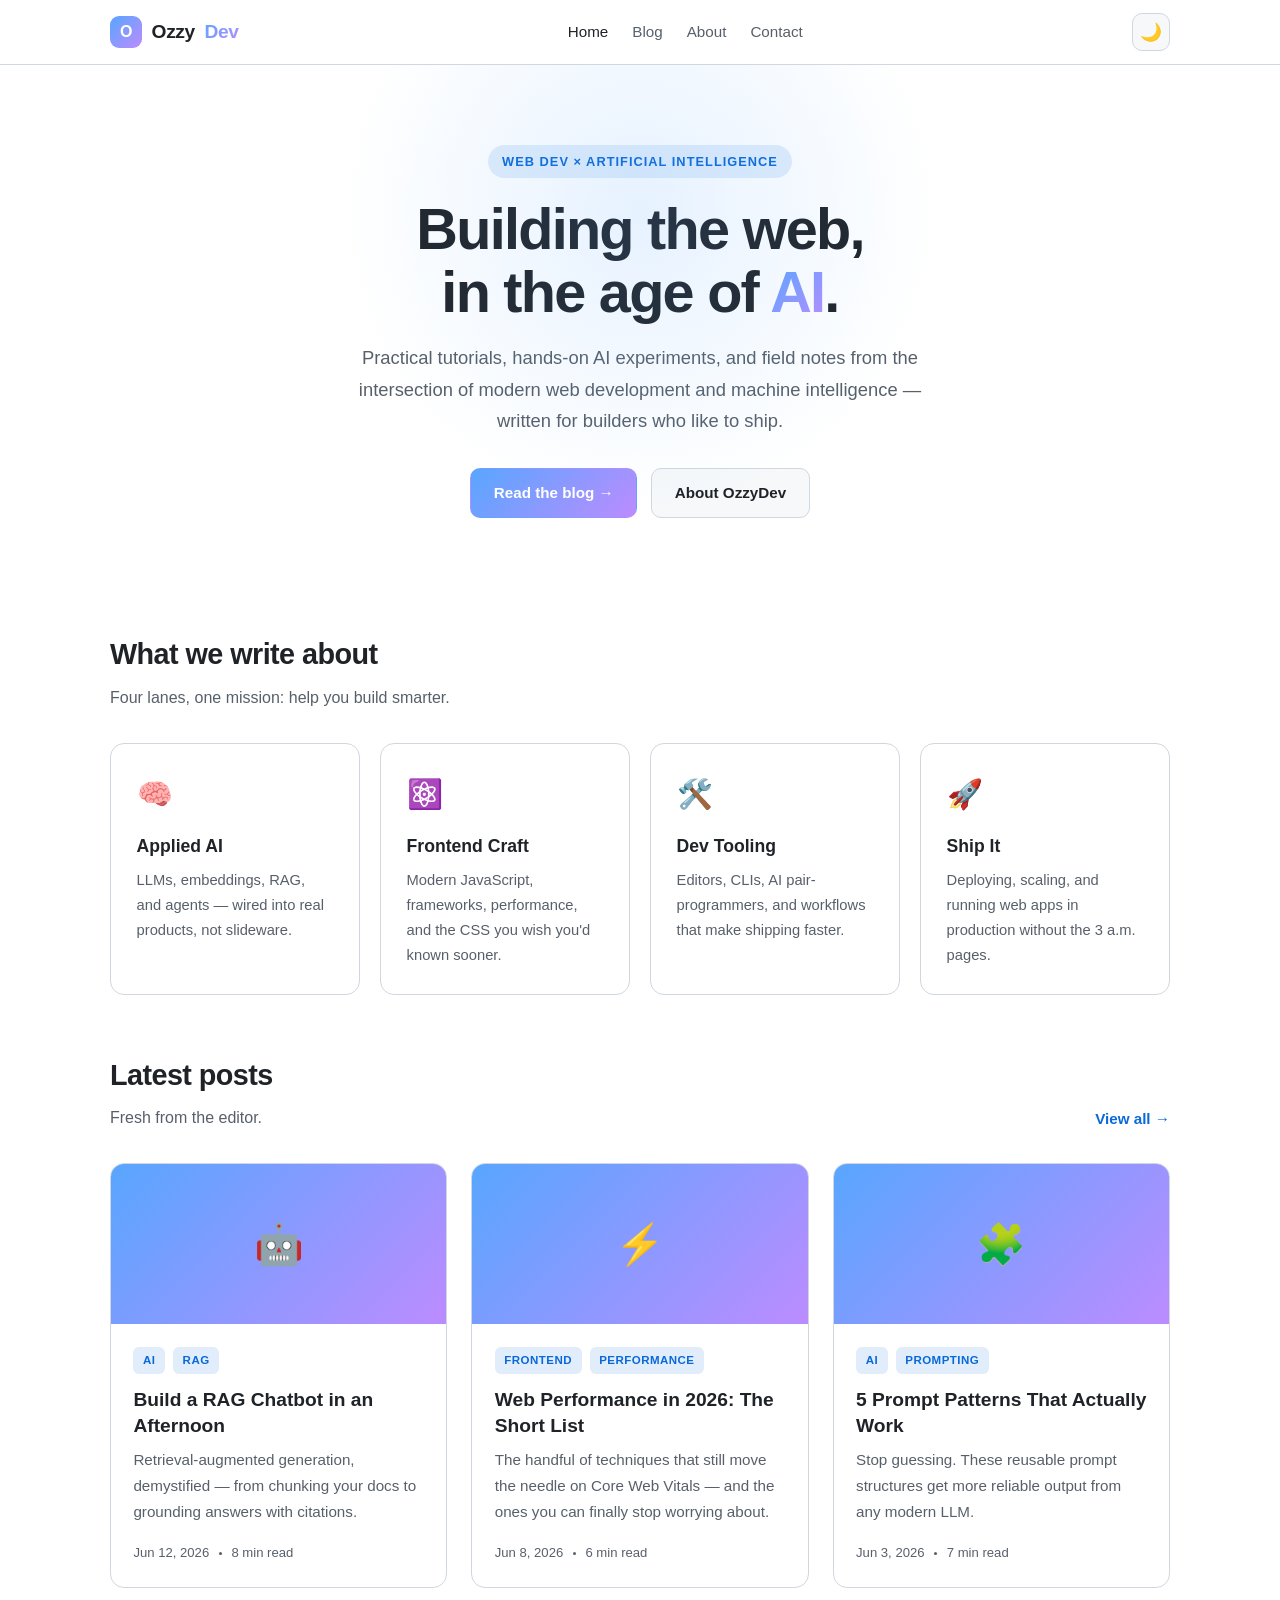
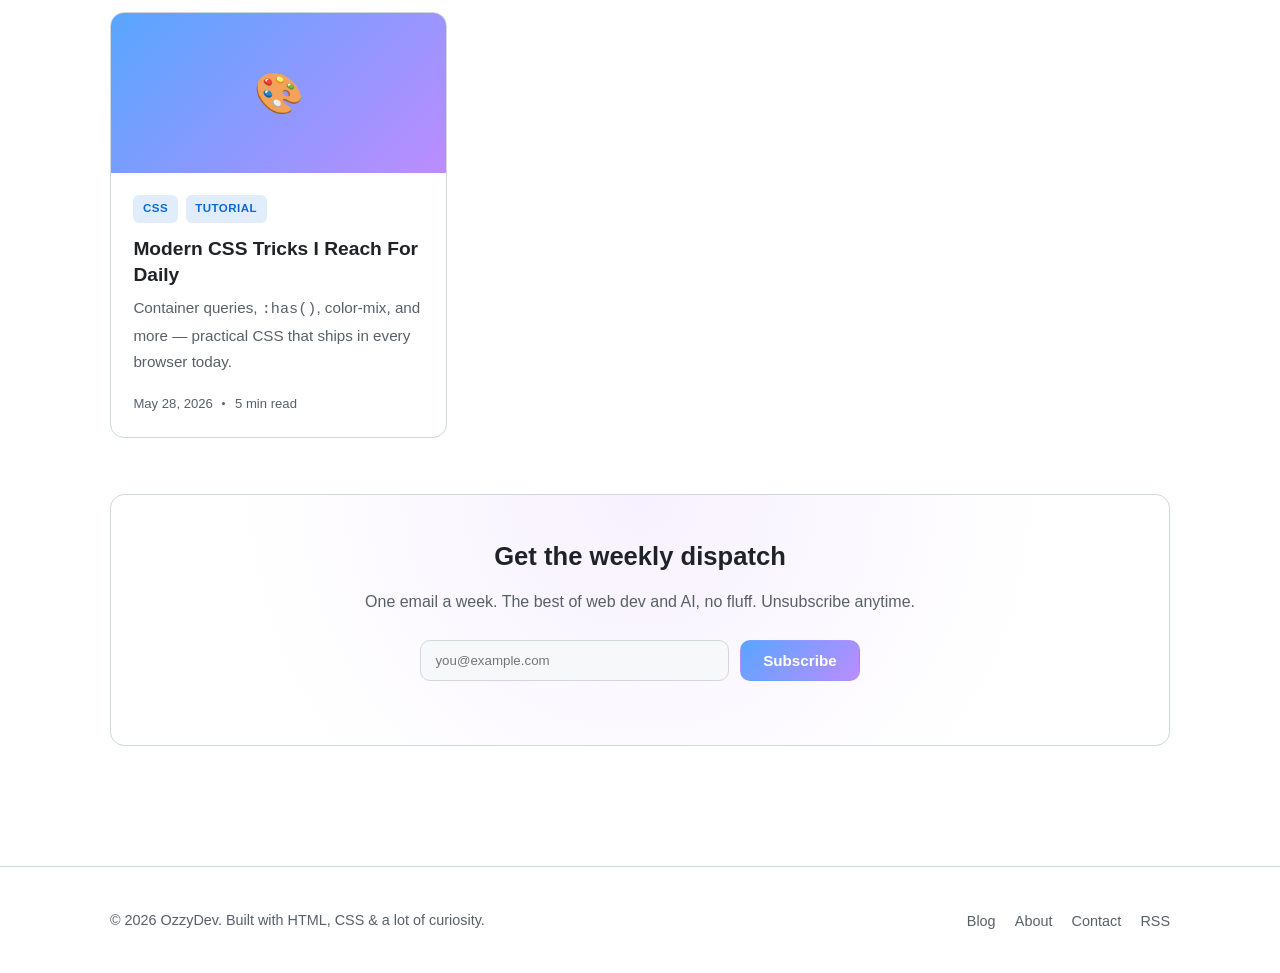
<file: index.html>
<!DOCTYPE html>
<html lang="en" data-theme="dark">
<head>
  <meta charset="UTF-8" />
  <meta name="viewport" content="width=device-width, initial-scale=1.0" />
  <title>OzzyDev — Web Dev & AI, Decoded</title>
  <meta name="description" content="A blog for web developers and AI enthusiasts. Practical tutorials, AI experiments, and notes from the frontier of modern development." />
  <link rel="icon" href="data:image/svg+xml,<svg xmlns='http://www.w3.org/2000/svg' viewBox='0 0 100 100'><text y='.9em' font-size='90'>⚡</text></svg>" />
  <link rel="stylesheet" href="assets/css/style.css" />
  <script src="assets/js/main.js"></script>
</head>
<body>
  <header class="site-header">
    <div class="container nav">
      <a href="index.html" class="brand">
        <span class="logo">O</span> Ozzy<span class="accent">Dev</span>
      </a>
      <nav>
        <ul class="nav-links">
          <li><a href="index.html">Home</a></li>
          <li><a href="blog.html">Blog</a></li>
          <li><a href="about.html">About</a></li>
          <li><a href="contact.html">Contact</a></li>
        </ul>
      </nav>
      <div style="display:flex;align-items:center;gap:.6rem">
        <button class="theme-toggle" aria-label="Toggle theme">☀️</button>
        <button class="nav-toggle" aria-label="Menu">☰</button>
      </div>
    </div>
  </header>

  <main>
    <!-- Hero -->
    <section class="hero">
      <div class="container">
        <span class="eyebrow">Web Dev × Artificial Intelligence</span>
        <h1>Building the web,<br />in the age of <span class="accent">AI</span>.</h1>
        <p>
          Practical tutorials, hands-on AI experiments, and field notes from the
          intersection of modern web development and machine intelligence — written
          for builders who like to ship.
        </p>
        <div class="hero-actions">
          <a href="blog.html" class="btn btn-primary">Read the blog →</a>
          <a href="about.html" class="btn btn-ghost">About OzzyDev</a>
        </div>
      </div>
    </section>

    <!-- Topics -->
    <section class="section">
      <div class="container">
        <div class="section-head">
          <div>
            <h2>What we write about</h2>
            <p>Four lanes, one mission: help you build smarter.</p>
          </div>
        </div>
        <div class="feature-grid">
          <div class="feature">
            <div class="icon">🧠</div>
            <h3>Applied AI</h3>
            <p>LLMs, embeddings, RAG, and agents — wired into real products, not slideware.</p>
          </div>
          <div class="feature">
            <div class="icon">⚛️</div>
            <h3>Frontend Craft</h3>
            <p>Modern JavaScript, frameworks, performance, and the CSS you wish you'd known sooner.</p>
          </div>
          <div class="feature">
            <div class="icon">🛠️</div>
            <h3>Dev Tooling</h3>
            <p>Editors, CLIs, AI pair-programmers, and workflows that make shipping faster.</p>
          </div>
          <div class="feature">
            <div class="icon">🚀</div>
            <h3>Ship It</h3>
            <p>Deploying, scaling, and running web apps in production without the 3 a.m. pages.</p>
          </div>
        </div>
      </div>
    </section>

    <!-- Featured posts -->
    <section class="section" style="padding-top:0">
      <div class="container">
        <div class="section-head">
          <div>
            <h2>Latest posts</h2>
            <p>Fresh from the editor.</p>
          </div>
          <a href="blog.html">View all →</a>
        </div>
        <div class="post-grid">

          <article class="card">
            <div class="thumb">🤖</div>
            <div class="card-body">
              <div class="tags"><span class="tag">AI</span><span class="tag">RAG</span></div>
              <h3><a href="posts/build-rag-chatbot.html">Build a RAG Chatbot in an Afternoon</a></h3>
              <p class="excerpt">Retrieval-augmented generation, demystified — from chunking your docs to grounding answers with citations.</p>
              <div class="meta"><span>Jun 12, 2026</span><span class="dot"></span><span>8 min read</span></div>
            </div>
          </article>

          <article class="card">
            <div class="thumb">⚡</div>
            <div class="card-body">
              <div class="tags"><span class="tag">Frontend</span><span class="tag">Performance</span></div>
              <h3><a href="posts/web-performance-2026.html">Web Performance in 2026: The Short List</a></h3>
              <p class="excerpt">The handful of techniques that still move the needle on Core Web Vitals — and the ones you can finally stop worrying about.</p>
              <div class="meta"><span>Jun 8, 2026</span><span class="dot"></span><span>6 min read</span></div>
            </div>
          </article>

          <article class="card">
            <div class="thumb">🧩</div>
            <div class="card-body">
              <div class="tags"><span class="tag">AI</span><span class="tag">Prompting</span></div>
              <h3><a href="posts/prompt-engineering-patterns.html">5 Prompt Patterns That Actually Work</a></h3>
              <p class="excerpt">Stop guessing. These reusable prompt structures get more reliable output from any modern LLM.</p>
              <div class="meta"><span>Jun 3, 2026</span><span class="dot"></span><span>7 min read</span></div>
            </div>
          </article>

          <article class="card">
            <div class="thumb">🎨</div>
            <div class="card-body">
              <div class="tags"><span class="tag">CSS</span><span class="tag">Tutorial</span></div>
              <h3><a href="posts/modern-css-tricks.html">Modern CSS Tricks I Reach For Daily</a></h3>
              <p class="excerpt">Container queries, <code>:has()</code>, color-mix, and more — practical CSS that ships in every browser today.</p>
              <div class="meta"><span>May 28, 2026</span><span class="dot"></span><span>5 min read</span></div>
            </div>
          </article>

        </div>
      </div>
    </section>

    <!-- Newsletter CTA -->
    <section class="section" style="padding-top:0">
      <div class="container">
        <div class="cta">
          <h2>Get the weekly dispatch</h2>
          <p>One email a week. The best of web dev and AI, no fluff. Unsubscribe anytime.</p>
          <form data-demo>
            <input type="email" placeholder="you@example.com" required />
            <button class="btn btn-primary" type="submit">Subscribe</button>
          </form>
          <p class="form-note" data-msg></p>
        </div>
      </div>
    </section>
  </main>

  <footer class="site-footer">
    <div class="container footer-grid">
      <p>© <span data-year>2026</span> OzzyDev. Built with HTML, CSS &amp; a lot of curiosity.</p>
      <ul class="footer-links">
        <li><a href="blog.html">Blog</a></li>
        <li><a href="about.html">About</a></li>
        <li><a href="contact.html">Contact</a></li>
        <li><a href="#">RSS</a></li>
      </ul>
    </div>
  </footer>
</body>
</html>
</file>
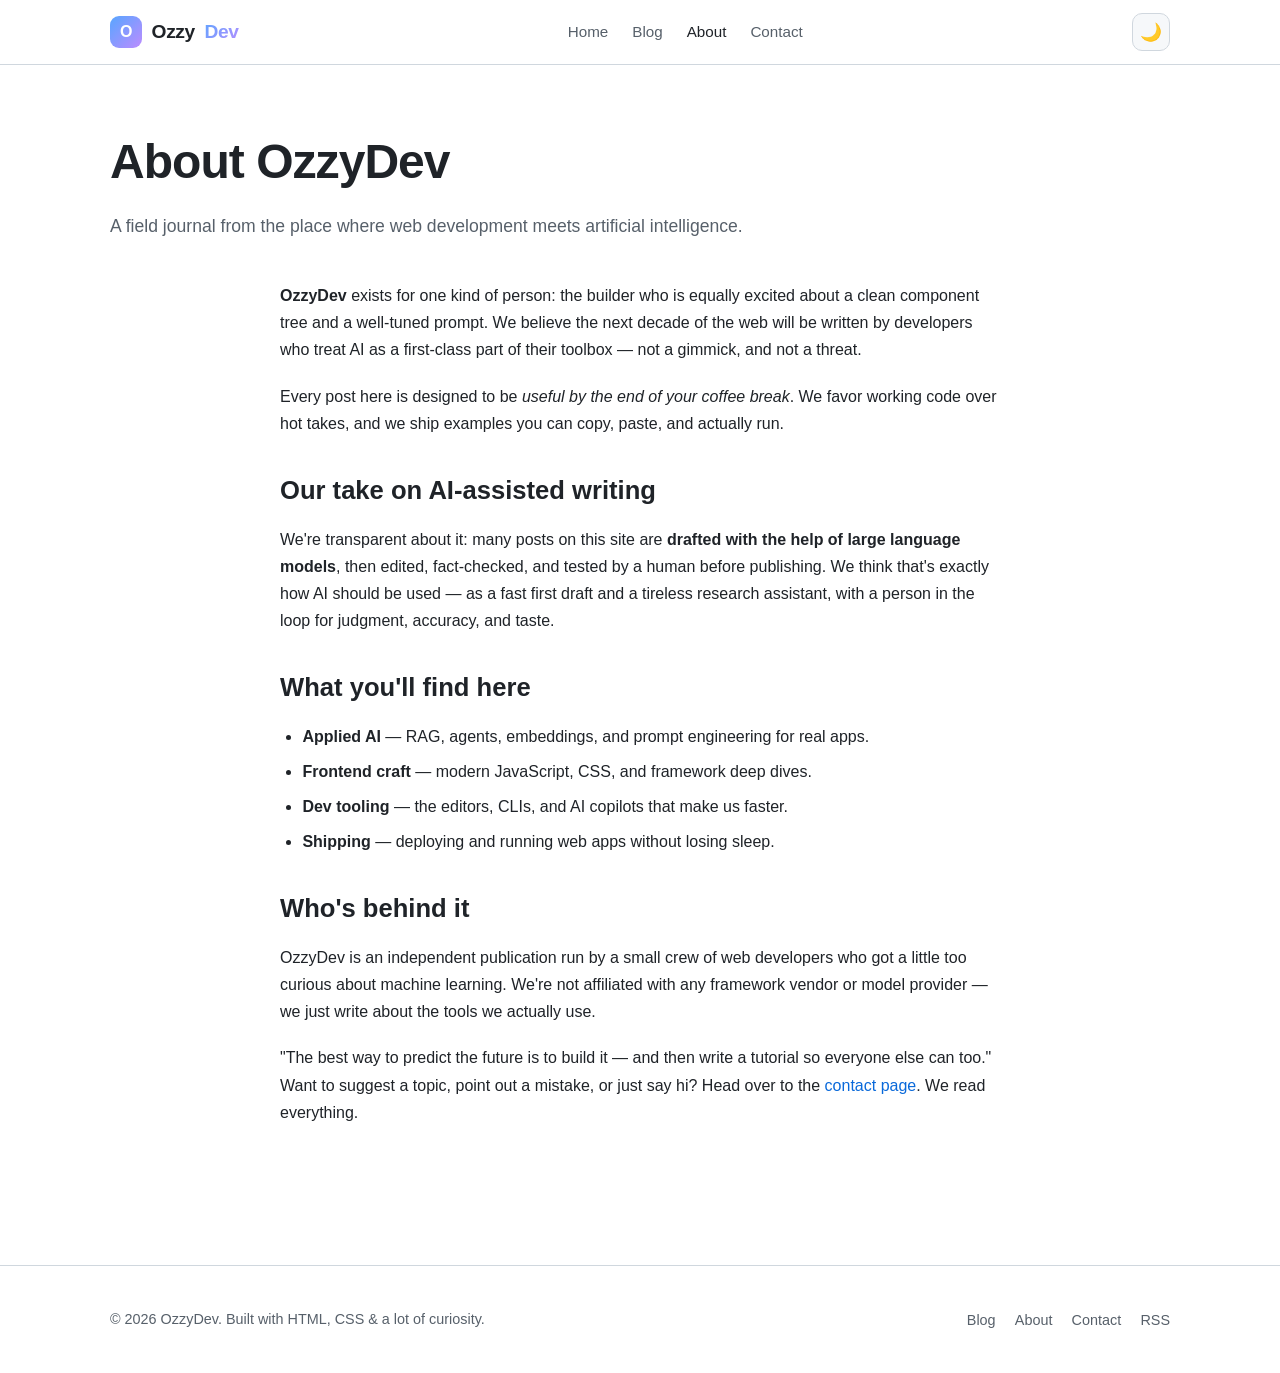
<file: about.html>
<!DOCTYPE html>
<html lang="en" data-theme="dark">
<head>
  <meta charset="UTF-8" />
  <meta name="viewport" content="width=device-width, initial-scale=1.0" />
  <title>About — OzzyDev</title>
  <meta name="description" content="About OzzyDev — a blog at the intersection of web development and artificial intelligence." />
  <link rel="icon" href="data:image/svg+xml,<svg xmlns='http://www.w3.org/2000/svg' viewBox='0 0 100 100'><text y='.9em' font-size='90'>⚡</text></svg>" />
  <link rel="stylesheet" href="assets/css/style.css" />
  <script src="assets/js/main.js"></script>
</head>
<body>
  <header class="site-header">
    <div class="container nav">
      <a href="index.html" class="brand"><span class="logo">O</span> Ozzy<span class="accent">Dev</span></a>
      <nav>
        <ul class="nav-links">
          <li><a href="index.html">Home</a></li>
          <li><a href="blog.html">Blog</a></li>
          <li><a href="about.html">About</a></li>
          <li><a href="contact.html">Contact</a></li>
        </ul>
      </nav>
      <div style="display:flex;align-items:center;gap:.6rem">
        <button class="theme-toggle" aria-label="Toggle theme">☀️</button>
        <button class="nav-toggle" aria-label="Menu">☰</button>
      </div>
    </div>
  </header>

  <main>
    <section class="page-hero">
      <div class="container">
        <h1>About OzzyDev</h1>
        <p>A field journal from the place where web development meets artificial intelligence.</p>
      </div>
    </section>

    <section class="section" style="padding-top:1.5rem">
      <div class="container prose">
        <p>
          <strong>OzzyDev</strong> exists for one kind of person: the builder who is equally
          excited about a clean component tree and a well-tuned prompt. We believe the next
          decade of the web will be written by developers who treat AI as a first-class part of
          their toolbox — not a gimmick, and not a threat.
        </p>
        <p>
          Every post here is designed to be <em>useful by the end of your coffee break</em>.
          We favor working code over hot takes, and we ship examples you can copy, paste, and
          actually run.
        </p>

        <h2>Our take on AI-assisted writing</h2>
        <p>
          We're transparent about it: many posts on this site are <strong>drafted with the help
          of large language models</strong>, then edited, fact-checked, and tested by a human
          before publishing. We think that's exactly how AI should be used — as a fast first
          draft and a tireless research assistant, with a person in the loop for judgment,
          accuracy, and taste.
        </p>

        <h2>What you'll find here</h2>
        <ul>
          <li><strong>Applied AI</strong> — RAG, agents, embeddings, and prompt engineering for real apps.</li>
          <li><strong>Frontend craft</strong> — modern JavaScript, CSS, and framework deep dives.</li>
          <li><strong>Dev tooling</strong> — the editors, CLIs, and AI copilots that make us faster.</li>
          <li><strong>Shipping</strong> — deploying and running web apps without losing sleep.</li>
        </ul>

        <h2>Who's behind it</h2>
        <p>
          OzzyDev is an independent publication run by a small crew of web developers who got a
          little too curious about machine learning. We're not affiliated with any framework
          vendor or model provider — we just write about the tools we actually use.
        </p>

        <blockquote>
          "The best way to predict the future is to build it — and then write a tutorial so
          everyone else can too."
        </blockquote>

        <p>
          Want to suggest a topic, point out a mistake, or just say hi? Head over to the
          <a href="contact.html">contact page</a>. We read everything.
        </p>
      </div>
    </section>
  </main>

  <footer class="site-footer">
    <div class="container footer-grid">
      <p>© <span data-year>2026</span> OzzyDev. Built with HTML, CSS &amp; a lot of curiosity.</p>
      <ul class="footer-links">
        <li><a href="blog.html">Blog</a></li>
        <li><a href="about.html">About</a></li>
        <li><a href="contact.html">Contact</a></li>
        <li><a href="#">RSS</a></li>
      </ul>
    </div>
  </footer>
</body>
</html>
</file>
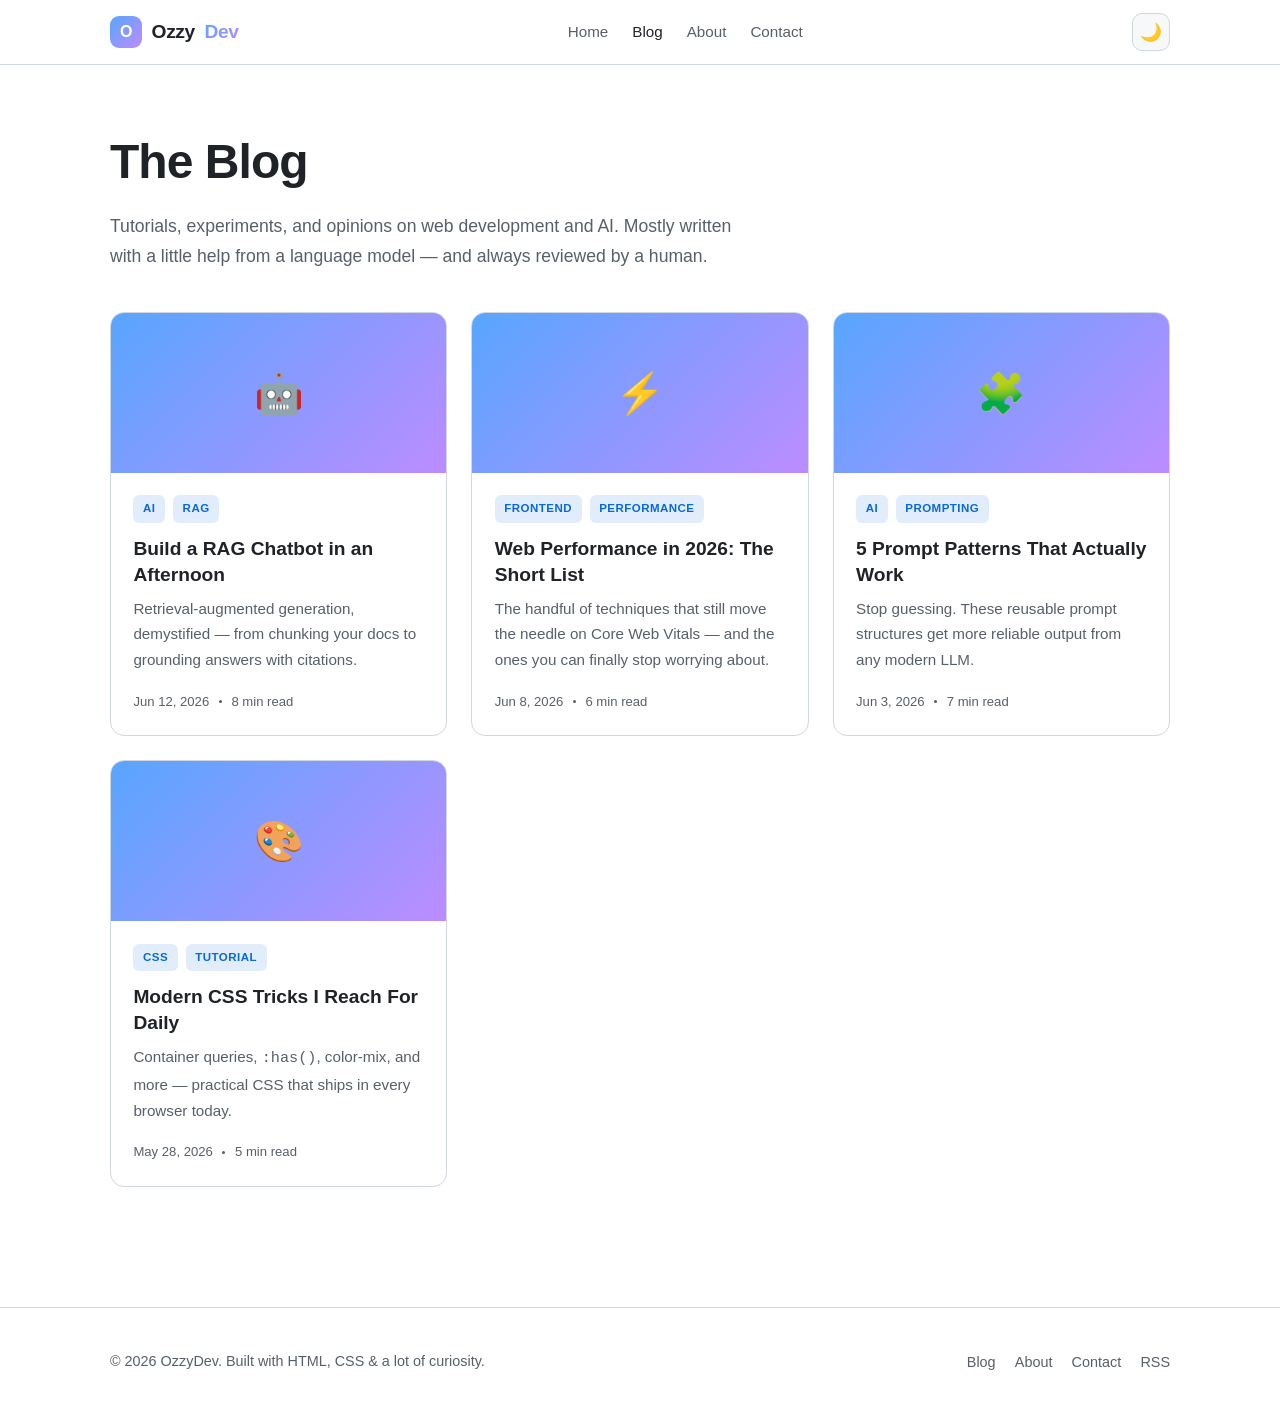
<file: blog.html>
<!DOCTYPE html>
<html lang="en" data-theme="dark">
<head>
  <meta charset="UTF-8" />
  <meta name="viewport" content="width=device-width, initial-scale=1.0" />
  <title>Blog — OzzyDev</title>
  <meta name="description" content="All posts from OzzyDev: web development tutorials, AI experiments, and developer tooling deep dives." />
  <link rel="icon" href="data:image/svg+xml,<svg xmlns='http://www.w3.org/2000/svg' viewBox='0 0 100 100'><text y='.9em' font-size='90'>⚡</text></svg>" />
  <link rel="stylesheet" href="assets/css/style.css" />
  <script src="assets/js/main.js"></script>
</head>
<body>
  <header class="site-header">
    <div class="container nav">
      <a href="index.html" class="brand"><span class="logo">O</span> Ozzy<span class="accent">Dev</span></a>
      <nav>
        <ul class="nav-links">
          <li><a href="index.html">Home</a></li>
          <li><a href="blog.html">Blog</a></li>
          <li><a href="about.html">About</a></li>
          <li><a href="contact.html">Contact</a></li>
        </ul>
      </nav>
      <div style="display:flex;align-items:center;gap:.6rem">
        <button class="theme-toggle" aria-label="Toggle theme">☀️</button>
        <button class="nav-toggle" aria-label="Menu">☰</button>
      </div>
    </div>
  </header>

  <main>
    <section class="page-hero">
      <div class="container">
        <h1>The Blog</h1>
        <p>Tutorials, experiments, and opinions on web development and AI. Mostly written with a little help from a language model — and always reviewed by a human.</p>
      </div>
    </section>

    <section class="section" style="padding-top:1.5rem">
      <div class="container">
        <div class="post-grid">

          <article class="card">
            <div class="thumb">🤖</div>
            <div class="card-body">
              <div class="tags"><span class="tag">AI</span><span class="tag">RAG</span></div>
              <h3><a href="posts/build-rag-chatbot.html">Build a RAG Chatbot in an Afternoon</a></h3>
              <p class="excerpt">Retrieval-augmented generation, demystified — from chunking your docs to grounding answers with citations.</p>
              <div class="meta"><span>Jun 12, 2026</span><span class="dot"></span><span>8 min read</span></div>
            </div>
          </article>

          <article class="card">
            <div class="thumb">⚡</div>
            <div class="card-body">
              <div class="tags"><span class="tag">Frontend</span><span class="tag">Performance</span></div>
              <h3><a href="posts/web-performance-2026.html">Web Performance in 2026: The Short List</a></h3>
              <p class="excerpt">The handful of techniques that still move the needle on Core Web Vitals — and the ones you can finally stop worrying about.</p>
              <div class="meta"><span>Jun 8, 2026</span><span class="dot"></span><span>6 min read</span></div>
            </div>
          </article>

          <article class="card">
            <div class="thumb">🧩</div>
            <div class="card-body">
              <div class="tags"><span class="tag">AI</span><span class="tag">Prompting</span></div>
              <h3><a href="posts/prompt-engineering-patterns.html">5 Prompt Patterns That Actually Work</a></h3>
              <p class="excerpt">Stop guessing. These reusable prompt structures get more reliable output from any modern LLM.</p>
              <div class="meta"><span>Jun 3, 2026</span><span class="dot"></span><span>7 min read</span></div>
            </div>
          </article>

          <article class="card">
            <div class="thumb">🎨</div>
            <div class="card-body">
              <div class="tags"><span class="tag">CSS</span><span class="tag">Tutorial</span></div>
              <h3><a href="posts/modern-css-tricks.html">Modern CSS Tricks I Reach For Daily</a></h3>
              <p class="excerpt">Container queries, <code>:has()</code>, color-mix, and more — practical CSS that ships in every browser today.</p>
              <div class="meta"><span>May 28, 2026</span><span class="dot"></span><span>5 min read</span></div>
            </div>
          </article>

        </div>
      </div>
    </section>
  </main>

  <footer class="site-footer">
    <div class="container footer-grid">
      <p>© <span data-year>2026</span> OzzyDev. Built with HTML, CSS &amp; a lot of curiosity.</p>
      <ul class="footer-links">
        <li><a href="blog.html">Blog</a></li>
        <li><a href="about.html">About</a></li>
        <li><a href="contact.html">Contact</a></li>
        <li><a href="#">RSS</a></li>
      </ul>
    </div>
  </footer>
</body>
</html>
</file>
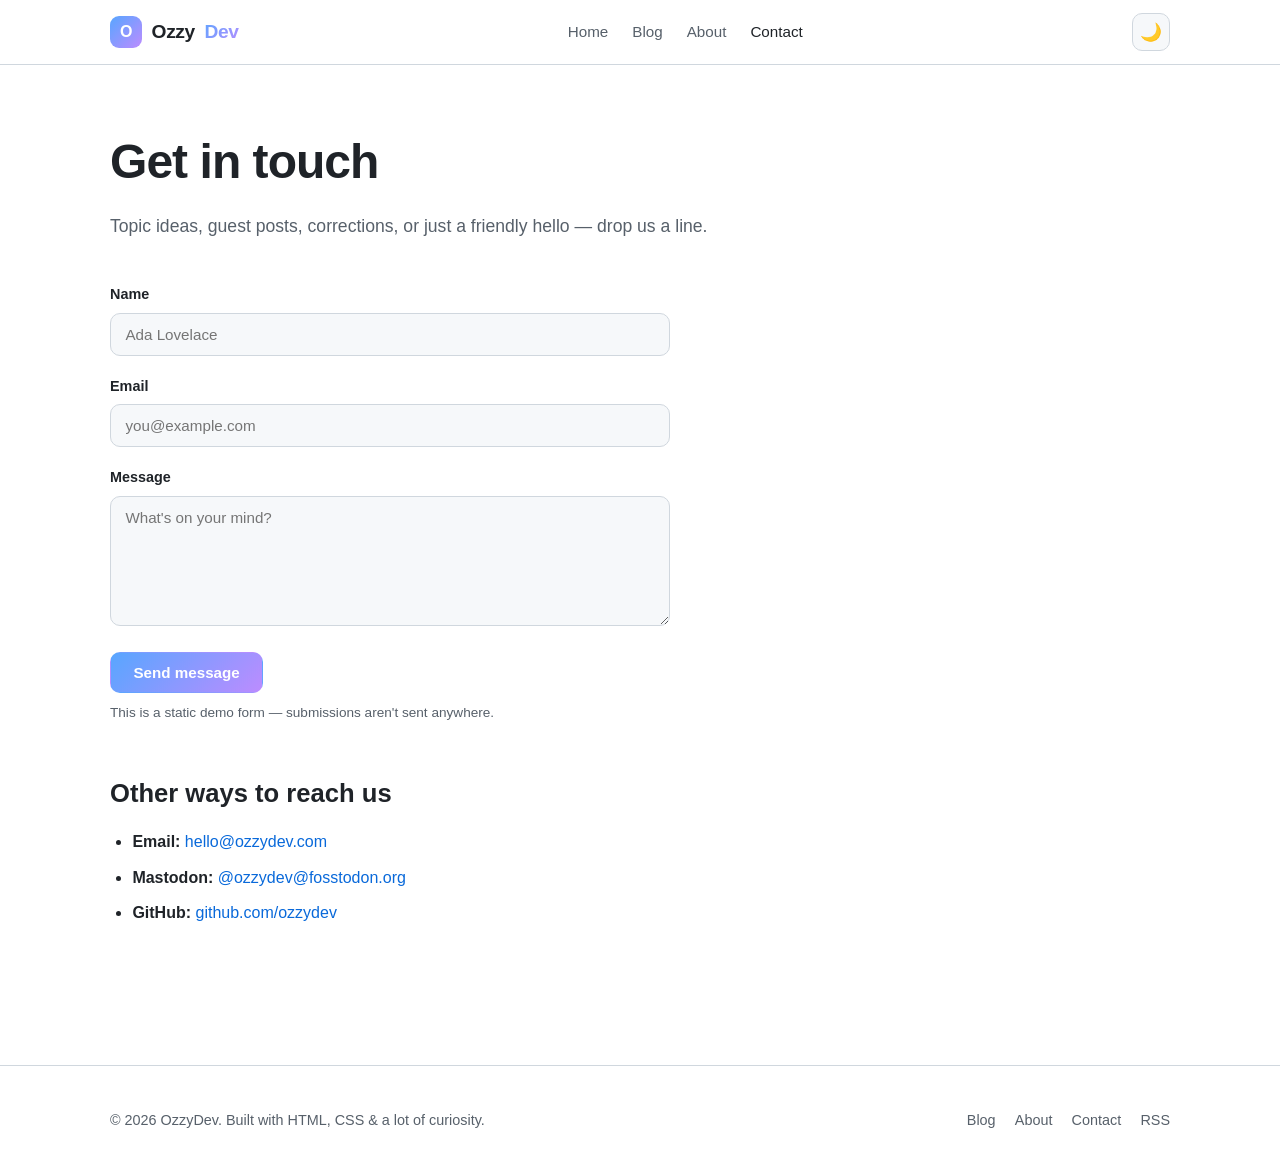
<file: contact.html>
<!DOCTYPE html>
<html lang="en" data-theme="dark">
<head>
  <meta charset="UTF-8" />
  <meta name="viewport" content="width=device-width, initial-scale=1.0" />
  <title>Contact — OzzyDev</title>
  <meta name="description" content="Get in touch with OzzyDev — questions, topic suggestions, or corrections welcome." />
  <link rel="icon" href="data:image/svg+xml,<svg xmlns='http://www.w3.org/2000/svg' viewBox='0 0 100 100'><text y='.9em' font-size='90'>⚡</text></svg>" />
  <link rel="stylesheet" href="assets/css/style.css" />
  <script src="assets/js/main.js"></script>
</head>
<body>
  <header class="site-header">
    <div class="container nav">
      <a href="index.html" class="brand"><span class="logo">O</span> Ozzy<span class="accent">Dev</span></a>
      <nav>
        <ul class="nav-links">
          <li><a href="index.html">Home</a></li>
          <li><a href="blog.html">Blog</a></li>
          <li><a href="about.html">About</a></li>
          <li><a href="contact.html">Contact</a></li>
        </ul>
      </nav>
      <div style="display:flex;align-items:center;gap:.6rem">
        <button class="theme-toggle" aria-label="Toggle theme">☀️</button>
        <button class="nav-toggle" aria-label="Menu">☰</button>
      </div>
    </div>
  </header>

  <main>
    <section class="page-hero">
      <div class="container">
        <h1>Get in touch</h1>
        <p>Topic ideas, guest posts, corrections, or just a friendly hello — drop us a line.</p>
      </div>
    </section>

    <section class="section" style="padding-top:1.5rem">
      <div class="container">
        <form class="form-grid" data-demo>
          <div class="field">
            <label for="name">Name</label>
            <input id="name" type="text" placeholder="Ada Lovelace" required />
          </div>
          <div class="field">
            <label for="email">Email</label>
            <input id="email" type="email" placeholder="you@example.com" required />
          </div>
          <div class="field">
            <label for="message">Message</label>
            <textarea id="message" placeholder="What's on your mind?" required></textarea>
          </div>
          <div>
            <button class="btn btn-primary" type="submit">Send message</button>
            <p class="form-note" data-msg>This is a static demo form — submissions aren't sent anywhere.</p>
          </div>
        </form>

        <div class="prose" style="margin-top:3rem">
          <h2>Other ways to reach us</h2>
          <ul>
            <li><strong>Email:</strong> <a href="mailto:hello@ozzydev.com">hello@ozzydev.com</a></li>
            <li><strong>Mastodon:</strong> <a href="#">@ozzydev@fosstodon.org</a></li>
            <li><strong>GitHub:</strong> <a href="#">github.com/ozzydev</a></li>
          </ul>
        </div>
      </div>
    </section>
  </main>

  <footer class="site-footer">
    <div class="container footer-grid">
      <p>© <span data-year>2026</span> OzzyDev. Built with HTML, CSS &amp; a lot of curiosity.</p>
      <ul class="footer-links">
        <li><a href="blog.html">Blog</a></li>
        <li><a href="about.html">About</a></li>
        <li><a href="contact.html">Contact</a></li>
        <li><a href="#">RSS</a></li>
      </ul>
    </div>
  </footer>
</body>
</html>
</file>
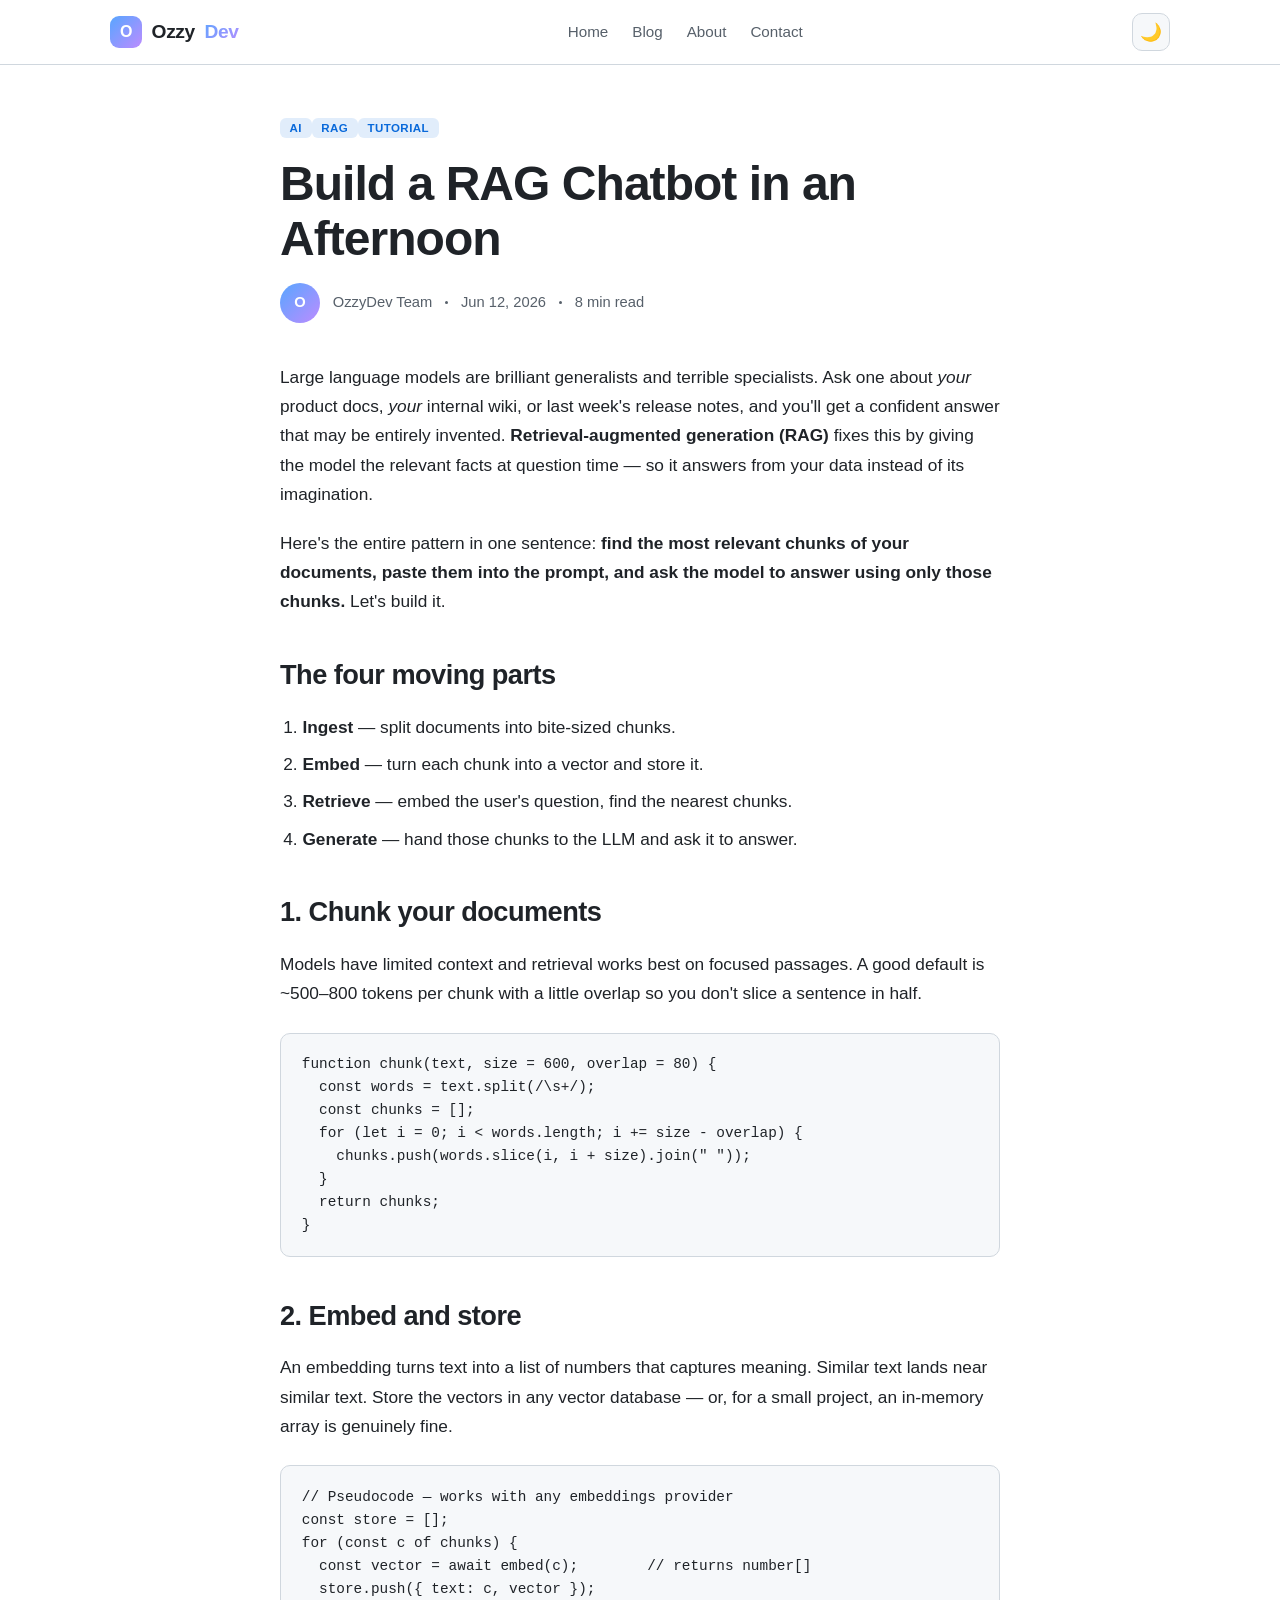
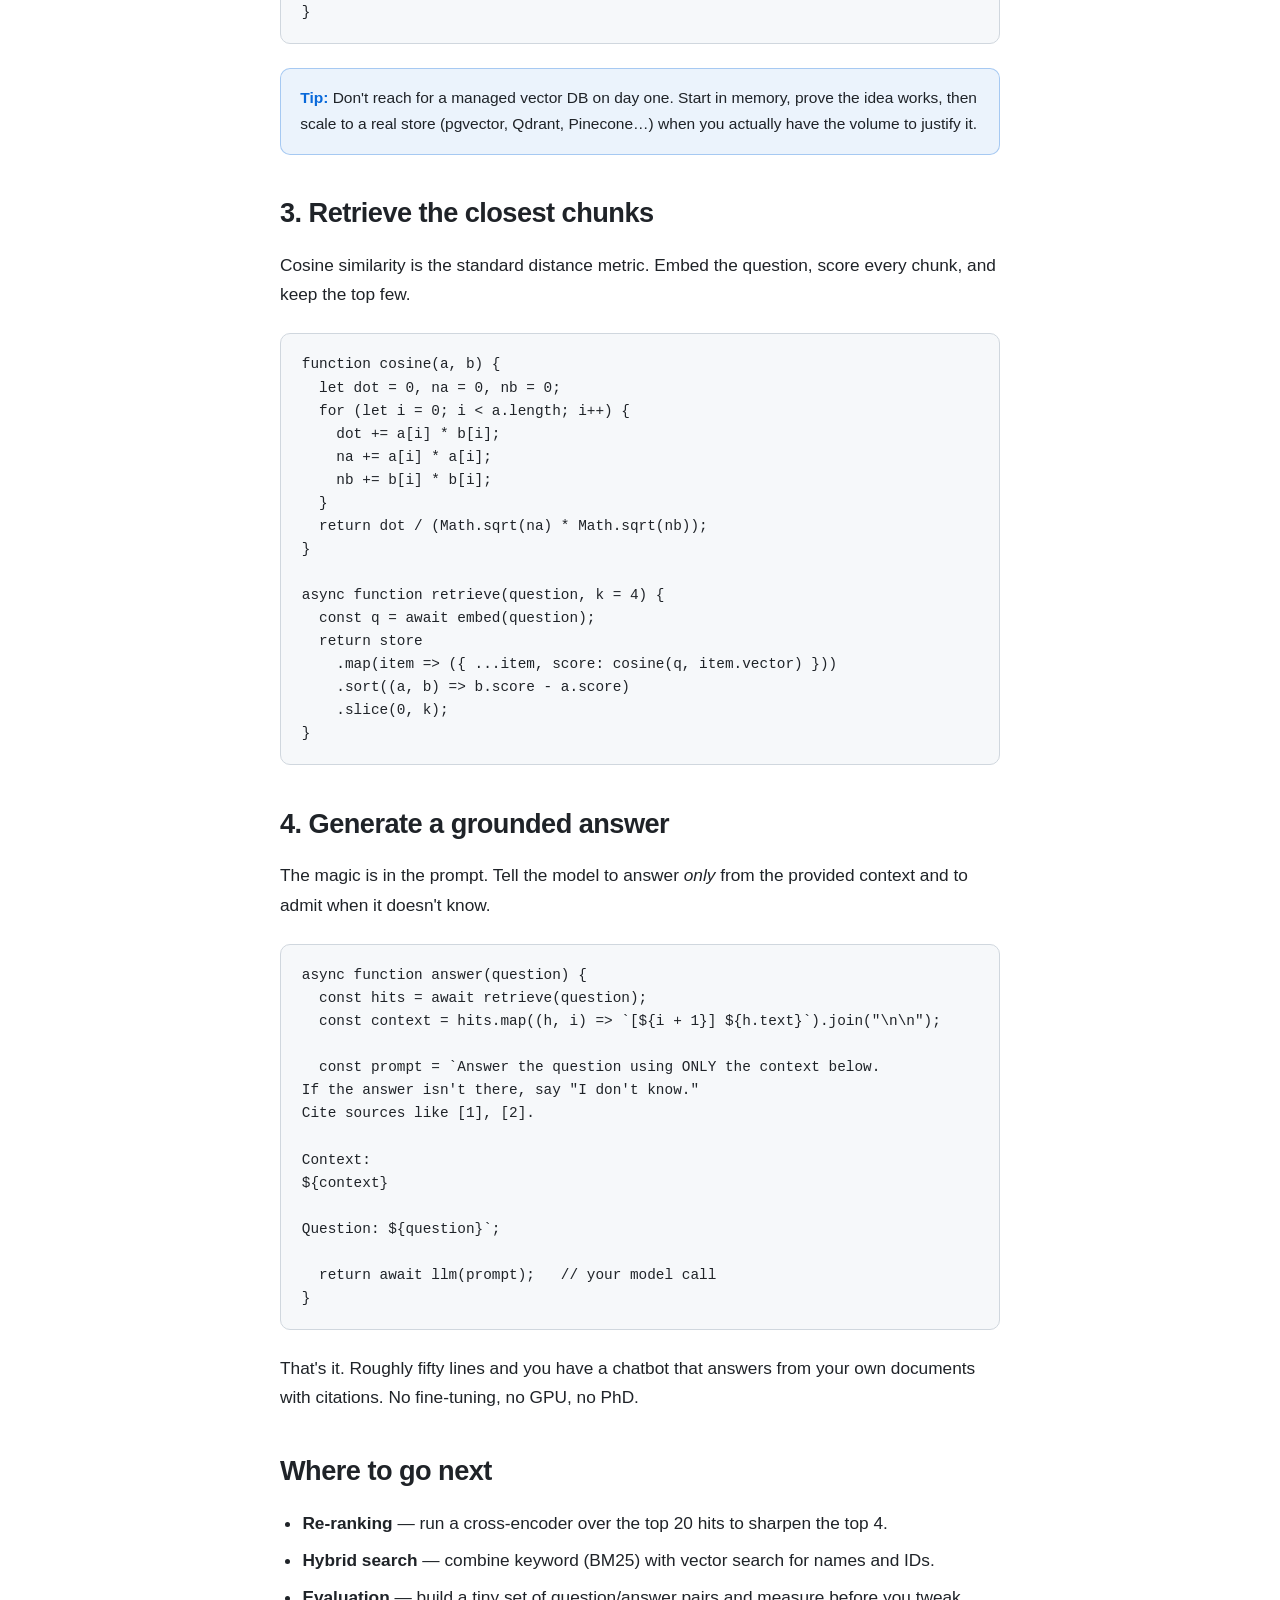
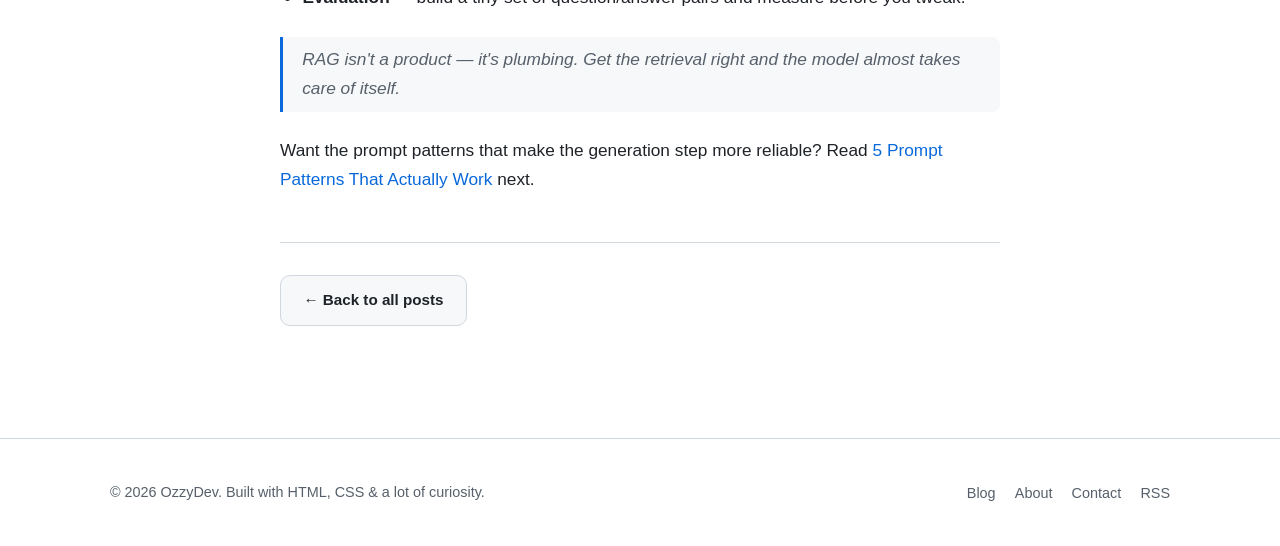
<file: posts/build-rag-chatbot.html>
<!DOCTYPE html>
<html lang="en" data-theme="dark">
<head>
  <meta charset="UTF-8" />
  <meta name="viewport" content="width=device-width, initial-scale=1.0" />
  <title>Build a RAG Chatbot in an Afternoon — OzzyDev</title>
  <meta name="description" content="Retrieval-augmented generation, demystified — from chunking your docs to grounding answers with citations." />
  <link rel="icon" href="data:image/svg+xml,<svg xmlns='http://www.w3.org/2000/svg' viewBox='0 0 100 100'><text y='.9em' font-size='90'>⚡</text></svg>" />
  <link rel="stylesheet" href="../assets/css/style.css" />
  <script src="../assets/js/main.js"></script>
</head>
<body>
  <header class="site-header">
    <div class="container nav">
      <a href="../index.html" class="brand"><span class="logo">O</span> Ozzy<span class="accent">Dev</span></a>
      <nav>
        <ul class="nav-links">
          <li><a href="../index.html">Home</a></li>
          <li><a href="../blog.html">Blog</a></li>
          <li><a href="../about.html">About</a></li>
          <li><a href="../contact.html">Contact</a></li>
        </ul>
      </nav>
      <div style="display:flex;align-items:center;gap:.6rem">
        <button class="theme-toggle" aria-label="Toggle theme">☀️</button>
        <button class="nav-toggle" aria-label="Menu">☰</button>
      </div>
    </div>
  </header>

  <main>
    <article class="article">
      <header class="article-header">
        <div class="tags"><span class="tag">AI</span><span class="tag">RAG</span><span class="tag">Tutorial</span></div>
        <h1>Build a RAG Chatbot in an Afternoon</h1>
        <div class="article-meta">
          <span class="avatar">O</span>
          <span>OzzyDev Team</span>
          <span class="dot" style="width:3px;height:3px;border-radius:50%;background:var(--text-muted);display:inline-block"></span>
          <span>Jun 12, 2026</span>
          <span class="dot" style="width:3px;height:3px;border-radius:50%;background:var(--text-muted);display:inline-block"></span>
          <span>8 min read</span>
        </div>
      </header>

      <div class="article-body">
        <p>
          Large language models are brilliant generalists and terrible specialists. Ask one about
          <em>your</em> product docs, <em>your</em> internal wiki, or last week's release notes, and
          you'll get a confident answer that may be entirely invented. <strong>Retrieval-augmented
          generation (RAG)</strong> fixes this by giving the model the relevant facts at question
          time — so it answers from your data instead of its imagination.
        </p>

        <p>Here's the entire pattern in one sentence: <strong>find the most relevant chunks of your documents, paste them into the prompt, and ask the model to answer using only those chunks.</strong> Let's build it.</p>

        <h2>The four moving parts</h2>
        <ol>
          <li><strong>Ingest</strong> — split documents into bite-sized chunks.</li>
          <li><strong>Embed</strong> — turn each chunk into a vector and store it.</li>
          <li><strong>Retrieve</strong> — embed the user's question, find the nearest chunks.</li>
          <li><strong>Generate</strong> — hand those chunks to the LLM and ask it to answer.</li>
        </ol>

        <h2>1. Chunk your documents</h2>
        <p>
          Models have limited context and retrieval works best on focused passages. A good default
          is ~500&ndash;800 tokens per chunk with a little overlap so you don't slice a sentence in half.
        </p>
        <pre><code>function chunk(text, size = 600, overlap = 80) {
  const words = text.split(/\s+/);
  const chunks = [];
  for (let i = 0; i &lt; words.length; i += size - overlap) {
    chunks.push(words.slice(i, i + size).join(" "));
  }
  return chunks;
}</code></pre>

        <h2>2. Embed and store</h2>
        <p>
          An embedding turns text into a list of numbers that captures meaning. Similar text lands
          near similar text. Store the vectors in any vector database — or, for a small project, an
          in-memory array is genuinely fine.
        </p>
        <pre><code>// Pseudocode — works with any embeddings provider
const store = [];
for (const c of chunks) {
  const vector = await embed(c);        // returns number[]
  store.push({ text: c, vector });
}</code></pre>

        <div class="callout">
          <strong>Tip:</strong> Don't reach for a managed vector DB on day one. Start in memory,
          prove the idea works, then scale to a real store (pgvector, Qdrant, Pinecone…) when you
          actually have the volume to justify it.
        </div>

        <h2>3. Retrieve the closest chunks</h2>
        <p>
          Cosine similarity is the standard distance metric. Embed the question, score every chunk,
          and keep the top few.
        </p>
        <pre><code>function cosine(a, b) {
  let dot = 0, na = 0, nb = 0;
  for (let i = 0; i &lt; a.length; i++) {
    dot += a[i] * b[i];
    na += a[i] * a[i];
    nb += b[i] * b[i];
  }
  return dot / (Math.sqrt(na) * Math.sqrt(nb));
}

async function retrieve(question, k = 4) {
  const q = await embed(question);
  return store
    .map(item =&gt; ({ ...item, score: cosine(q, item.vector) }))
    .sort((a, b) =&gt; b.score - a.score)
    .slice(0, k);
}</code></pre>

        <h2>4. Generate a grounded answer</h2>
        <p>
          The magic is in the prompt. Tell the model to answer <em>only</em> from the provided
          context and to admit when it doesn't know.
        </p>
        <pre><code>async function answer(question) {
  const hits = await retrieve(question);
  const context = hits.map((h, i) =&gt; `[${i + 1}] ${h.text}`).join("\n\n");

  const prompt = `Answer the question using ONLY the context below.
If the answer isn't there, say "I don't know."
Cite sources like [1], [2].

Context:
${context}

Question: ${question}`;

  return await llm(prompt);   // your model call
}</code></pre>

        <p>
          That's it. Roughly fifty lines and you have a chatbot that answers from your own
          documents with citations. No fine-tuning, no GPU, no PhD.
        </p>

        <h2>Where to go next</h2>
        <ul>
          <li><strong>Re-ranking</strong> — run a cross-encoder over the top 20 hits to sharpen the top 4.</li>
          <li><strong>Hybrid search</strong> — combine keyword (BM25) with vector search for names and IDs.</li>
          <li><strong>Evaluation</strong> — build a tiny set of question/answer pairs and measure before you tweak.</li>
        </ul>

        <blockquote>
          RAG isn't a product — it's plumbing. Get the retrieval right and the model almost takes
          care of itself.
        </blockquote>

        <p>
          Want the prompt patterns that make the generation step more reliable? Read
          <a href="prompt-engineering-patterns.html">5 Prompt Patterns That Actually Work</a> next.
        </p>
      </div>

      <footer class="article-footer">
        <a href="../blog.html" class="btn btn-ghost">← Back to all posts</a>
      </footer>
    </article>
  </main>

  <footer class="site-footer">
    <div class="container footer-grid">
      <p>© <span data-year>2026</span> OzzyDev. Built with HTML, CSS &amp; a lot of curiosity.</p>
      <ul class="footer-links">
        <li><a href="../blog.html">Blog</a></li>
        <li><a href="../about.html">About</a></li>
        <li><a href="../contact.html">Contact</a></li>
        <li><a href="#">RSS</a></li>
      </ul>
    </div>
  </footer>
</body>
</html>
</file>
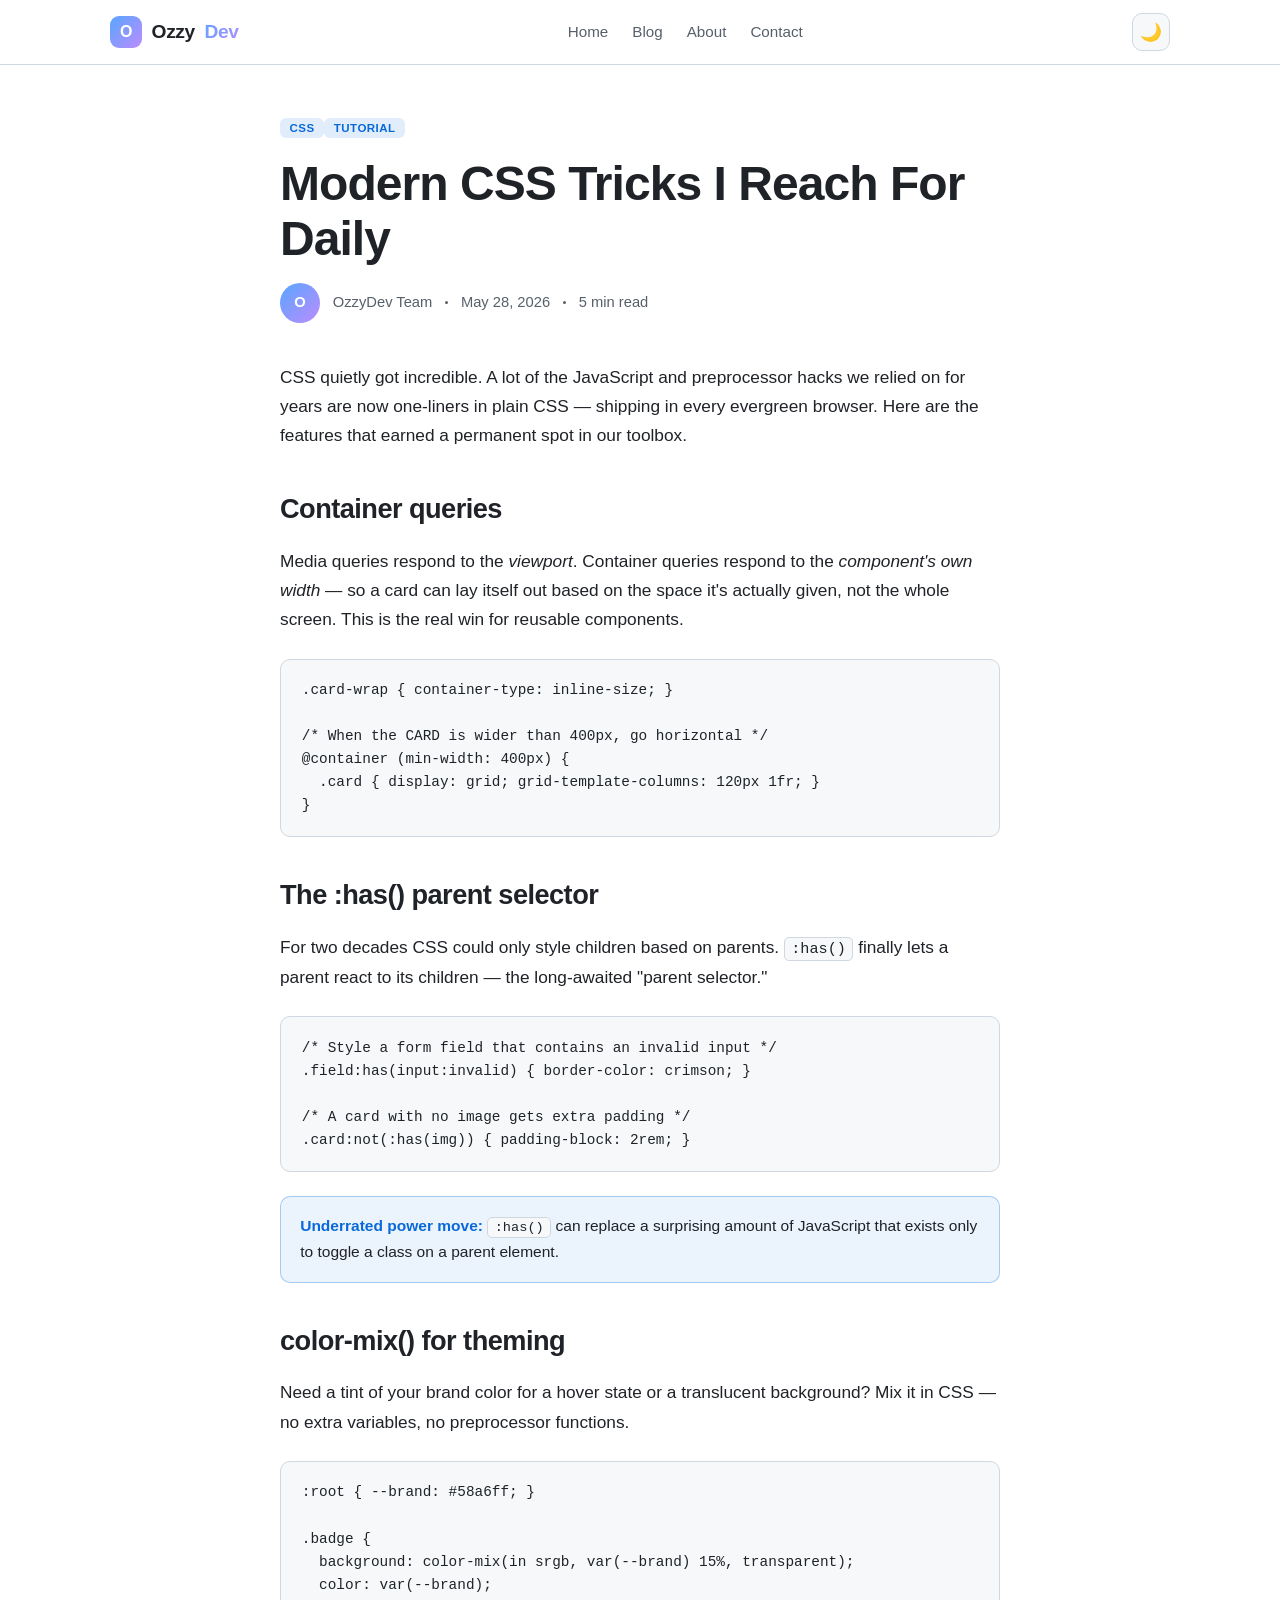
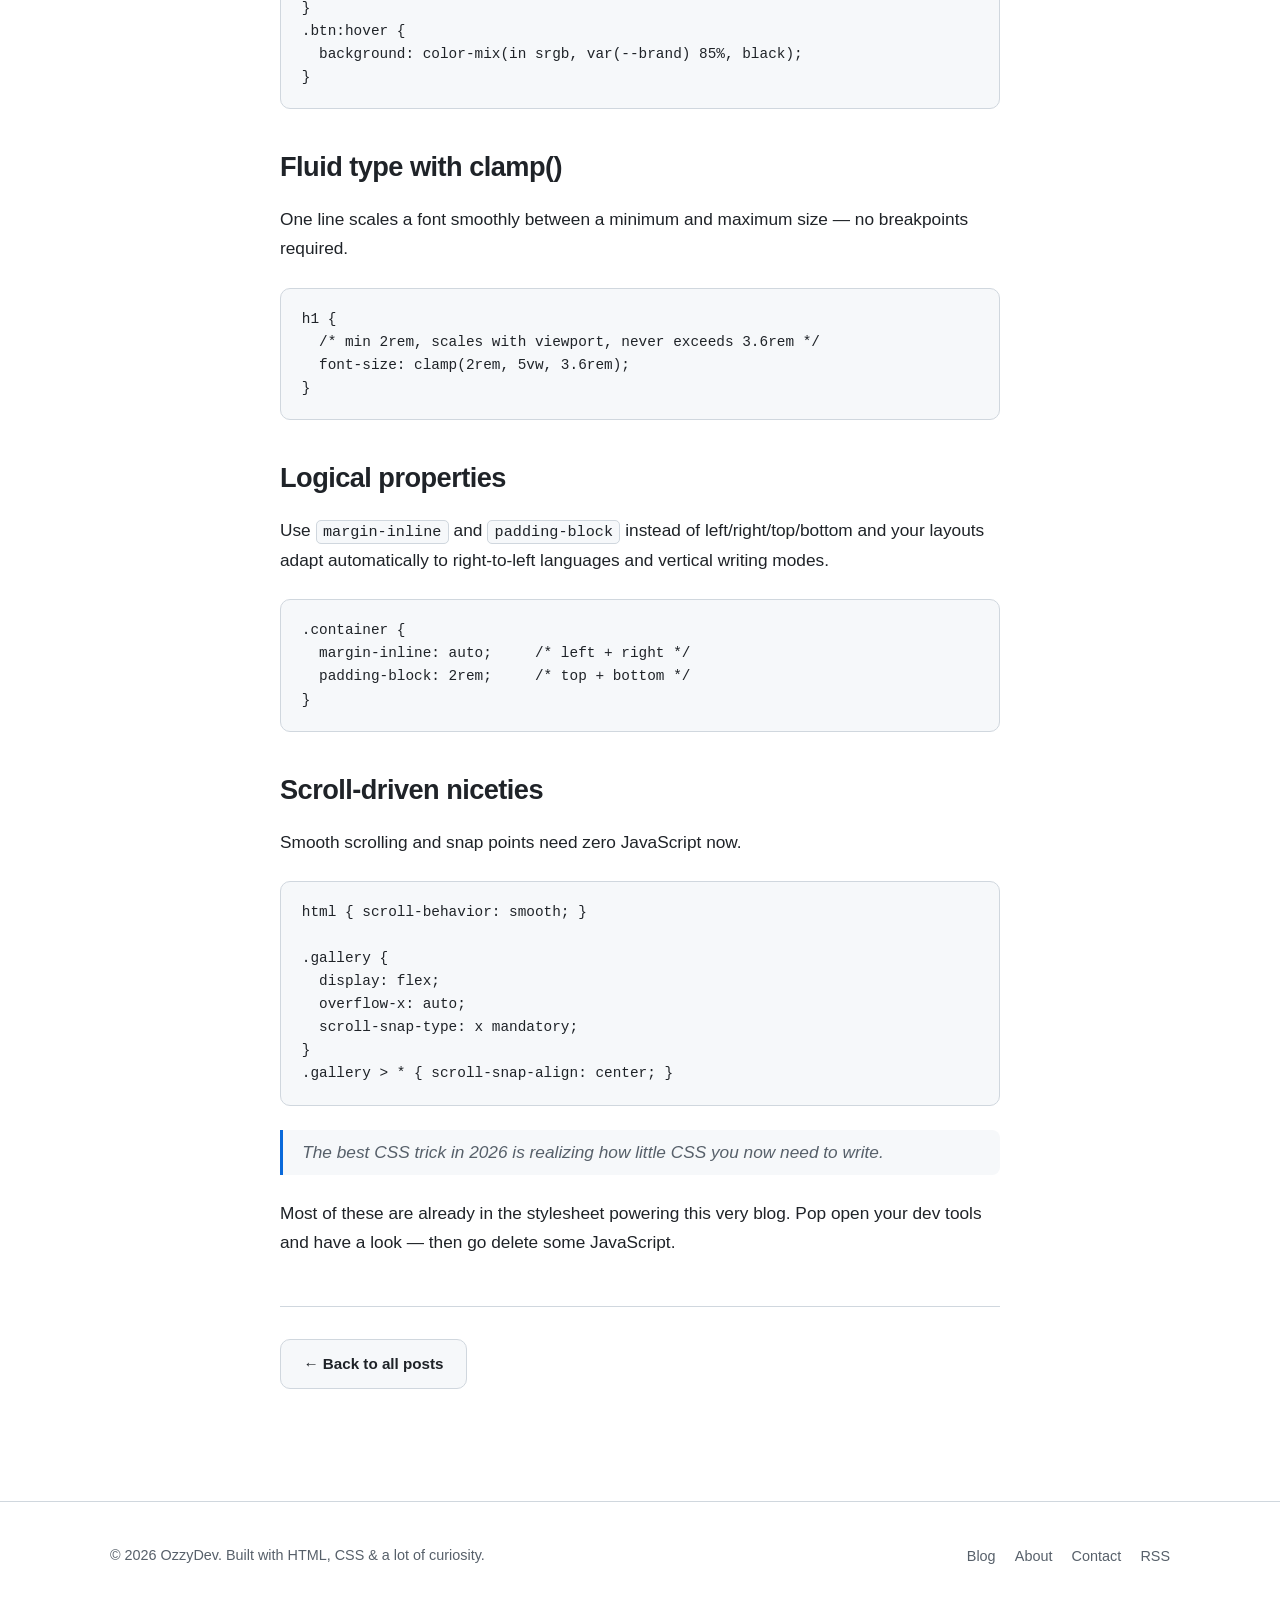
<file: posts/modern-css-tricks.html>
<!DOCTYPE html>
<html lang="en" data-theme="dark">
<head>
  <meta charset="UTF-8" />
  <meta name="viewport" content="width=device-width, initial-scale=1.0" />
  <title>Modern CSS Tricks I Reach For Daily — OzzyDev</title>
  <meta name="description" content="Container queries, :has(), color-mix, and more — practical CSS that ships in every browser today." />
  <link rel="icon" href="data:image/svg+xml,<svg xmlns='http://www.w3.org/2000/svg' viewBox='0 0 100 100'><text y='.9em' font-size='90'>⚡</text></svg>" />
  <link rel="stylesheet" href="../assets/css/style.css" />
  <script src="../assets/js/main.js"></script>
</head>
<body>
  <header class="site-header">
    <div class="container nav">
      <a href="../index.html" class="brand"><span class="logo">O</span> Ozzy<span class="accent">Dev</span></a>
      <nav>
        <ul class="nav-links">
          <li><a href="../index.html">Home</a></li>
          <li><a href="../blog.html">Blog</a></li>
          <li><a href="../about.html">About</a></li>
          <li><a href="../contact.html">Contact</a></li>
        </ul>
      </nav>
      <div style="display:flex;align-items:center;gap:.6rem">
        <button class="theme-toggle" aria-label="Toggle theme">☀️</button>
        <button class="nav-toggle" aria-label="Menu">☰</button>
      </div>
    </div>
  </header>

  <main>
    <article class="article">
      <header class="article-header">
        <div class="tags"><span class="tag">CSS</span><span class="tag">Tutorial</span></div>
        <h1>Modern CSS Tricks I Reach For Daily</h1>
        <div class="article-meta">
          <span class="avatar">O</span>
          <span>OzzyDev Team</span>
          <span style="width:3px;height:3px;border-radius:50%;background:var(--text-muted);display:inline-block"></span>
          <span>May 28, 2026</span>
          <span style="width:3px;height:3px;border-radius:50%;background:var(--text-muted);display:inline-block"></span>
          <span>5 min read</span>
        </div>
      </header>

      <div class="article-body">
        <p>
          CSS quietly got incredible. A lot of the JavaScript and preprocessor hacks we relied on
          for years are now one-liners in plain CSS — shipping in every evergreen browser. Here are
          the features that earned a permanent spot in our toolbox.
        </p>

        <h2>Container queries</h2>
        <p>
          Media queries respond to the <em>viewport</em>. Container queries respond to the
          <em>component's own width</em> — so a card can lay itself out based on the space it's
          actually given, not the whole screen. This is the real win for reusable components.
        </p>
        <pre><code>.card-wrap { container-type: inline-size; }

/* When the CARD is wider than 400px, go horizontal */
@container (min-width: 400px) {
  .card { display: grid; grid-template-columns: 120px 1fr; }
}</code></pre>

        <h2>The :has() parent selector</h2>
        <p>
          For two decades CSS could only style children based on parents. <code>:has()</code> finally
          lets a parent react to its children — the long-awaited "parent selector."
        </p>
        <pre><code>/* Style a form field that contains an invalid input */
.field:has(input:invalid) { border-color: crimson; }

/* A card with no image gets extra padding */
.card:not(:has(img)) { padding-block: 2rem; }</code></pre>
        <div class="callout">
          <strong>Underrated power move:</strong> <code>:has()</code> can replace a surprising amount
          of JavaScript that exists only to toggle a class on a parent element.
        </div>

        <h2>color-mix() for theming</h2>
        <p>
          Need a tint of your brand color for a hover state or a translucent background? Mix it in
          CSS — no extra variables, no preprocessor functions.
        </p>
        <pre><code>:root { --brand: #58a6ff; }

.badge {
  background: color-mix(in srgb, var(--brand) 15%, transparent);
  color: var(--brand);
}
.btn:hover {
  background: color-mix(in srgb, var(--brand) 85%, black);
}</code></pre>

        <h2>Fluid type with clamp()</h2>
        <p>
          One line scales a font smoothly between a minimum and maximum size — no breakpoints
          required.
        </p>
        <pre><code>h1 {
  /* min 2rem, scales with viewport, never exceeds 3.6rem */
  font-size: clamp(2rem, 5vw, 3.6rem);
}</code></pre>

        <h2>Logical properties</h2>
        <p>
          Use <code>margin-inline</code> and <code>padding-block</code> instead of left/right/top/bottom
          and your layouts adapt automatically to right-to-left languages and vertical writing modes.
        </p>
        <pre><code>.container {
  margin-inline: auto;     /* left + right */
  padding-block: 2rem;     /* top + bottom */
}</code></pre>

        <h2>Scroll-driven niceties</h2>
        <p>
          Smooth scrolling and snap points need zero JavaScript now.
        </p>
        <pre><code>html { scroll-behavior: smooth; }

.gallery {
  display: flex;
  overflow-x: auto;
  scroll-snap-type: x mandatory;
}
.gallery > * { scroll-snap-align: center; }</code></pre>

        <blockquote>
          The best CSS trick in 2026 is realizing how little CSS you now need to write.
        </blockquote>

        <p>
          Most of these are already in the stylesheet powering this very blog. Pop open your dev
          tools and have a look — then go delete some JavaScript.
        </p>
      </div>

      <footer class="article-footer">
        <a href="../blog.html" class="btn btn-ghost">← Back to all posts</a>
      </footer>
    </article>
  </main>

  <footer class="site-footer">
    <div class="container footer-grid">
      <p>© <span data-year>2026</span> OzzyDev. Built with HTML, CSS &amp; a lot of curiosity.</p>
      <ul class="footer-links">
        <li><a href="../blog.html">Blog</a></li>
        <li><a href="../about.html">About</a></li>
        <li><a href="../contact.html">Contact</a></li>
        <li><a href="#">RSS</a></li>
      </ul>
    </div>
  </footer>
</body>
</html>
</file>
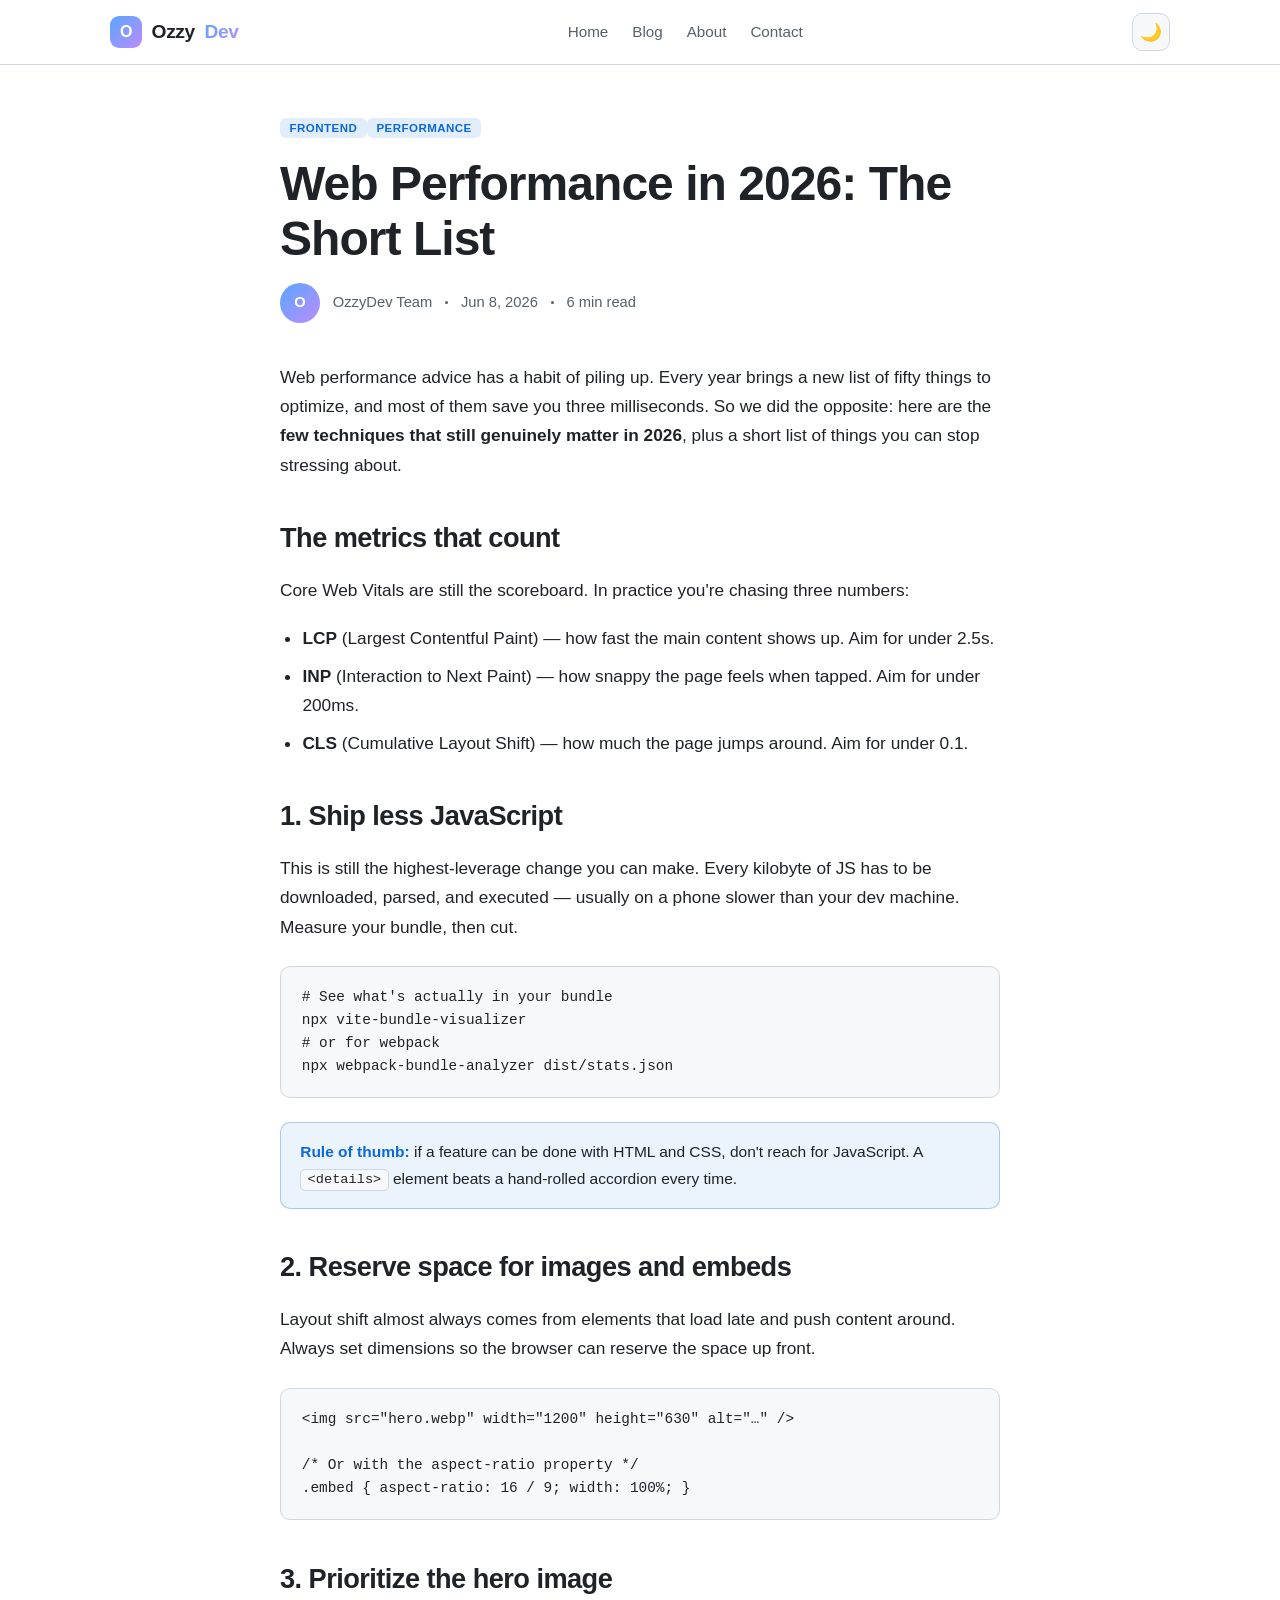
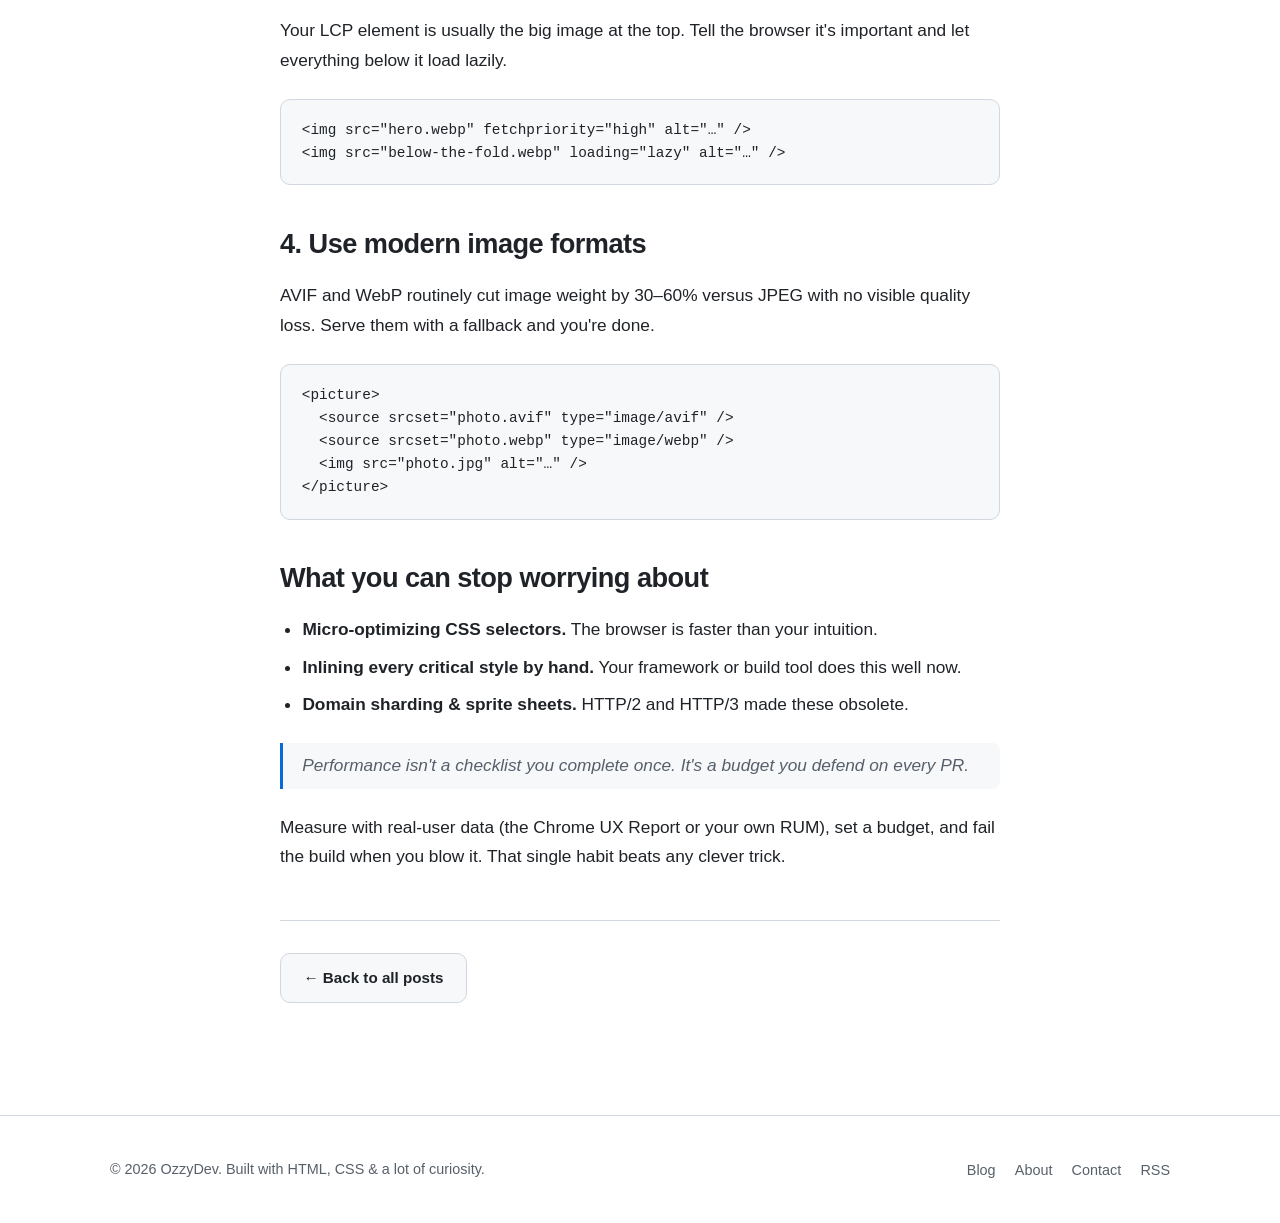
<file: posts/web-performance-2026.html>
<!DOCTYPE html>
<html lang="en" data-theme="dark">
<head>
  <meta charset="UTF-8" />
  <meta name="viewport" content="width=device-width, initial-scale=1.0" />
  <title>Web Performance in 2026: The Short List — OzzyDev</title>
  <meta name="description" content="The handful of techniques that still move the needle on Core Web Vitals — and the ones you can finally stop worrying about." />
  <link rel="icon" href="data:image/svg+xml,<svg xmlns='http://www.w3.org/2000/svg' viewBox='0 0 100 100'><text y='.9em' font-size='90'>⚡</text></svg>" />
  <link rel="stylesheet" href="../assets/css/style.css" />
  <script src="../assets/js/main.js"></script>
</head>
<body>
  <header class="site-header">
    <div class="container nav">
      <a href="../index.html" class="brand"><span class="logo">O</span> Ozzy<span class="accent">Dev</span></a>
      <nav>
        <ul class="nav-links">
          <li><a href="../index.html">Home</a></li>
          <li><a href="../blog.html">Blog</a></li>
          <li><a href="../about.html">About</a></li>
          <li><a href="../contact.html">Contact</a></li>
        </ul>
      </nav>
      <div style="display:flex;align-items:center;gap:.6rem">
        <button class="theme-toggle" aria-label="Toggle theme">☀️</button>
        <button class="nav-toggle" aria-label="Menu">☰</button>
      </div>
    </div>
  </header>

  <main>
    <article class="article">
      <header class="article-header">
        <div class="tags"><span class="tag">Frontend</span><span class="tag">Performance</span></div>
        <h1>Web Performance in 2026: The Short List</h1>
        <div class="article-meta">
          <span class="avatar">O</span>
          <span>OzzyDev Team</span>
          <span style="width:3px;height:3px;border-radius:50%;background:var(--text-muted);display:inline-block"></span>
          <span>Jun 8, 2026</span>
          <span style="width:3px;height:3px;border-radius:50%;background:var(--text-muted);display:inline-block"></span>
          <span>6 min read</span>
        </div>
      </header>

      <div class="article-body">
        <p>
          Web performance advice has a habit of piling up. Every year brings a new list of fifty
          things to optimize, and most of them save you three milliseconds. So we did the opposite:
          here are the <strong>few techniques that still genuinely matter in 2026</strong>, plus a
          short list of things you can stop stressing about.
        </p>

        <h2>The metrics that count</h2>
        <p>
          Core Web Vitals are still the scoreboard. In practice you're chasing three numbers:
        </p>
        <ul>
          <li><strong>LCP</strong> (Largest Contentful Paint) — how fast the main content shows up. Aim for under 2.5s.</li>
          <li><strong>INP</strong> (Interaction to Next Paint) — how snappy the page feels when tapped. Aim for under 200ms.</li>
          <li><strong>CLS</strong> (Cumulative Layout Shift) — how much the page jumps around. Aim for under 0.1.</li>
        </ul>

        <h2>1. Ship less JavaScript</h2>
        <p>
          This is still the highest-leverage change you can make. Every kilobyte of JS has to be
          downloaded, parsed, and executed — usually on a phone slower than your dev machine.
          Measure your bundle, then cut.
        </p>
        <pre><code># See what's actually in your bundle
npx vite-bundle-visualizer
# or for webpack
npx webpack-bundle-analyzer dist/stats.json</code></pre>
        <div class="callout">
          <strong>Rule of thumb:</strong> if a feature can be done with HTML and CSS, don't reach
          for JavaScript. A <code>&lt;details&gt;</code> element beats a hand-rolled accordion every time.
        </div>

        <h2>2. Reserve space for images and embeds</h2>
        <p>
          Layout shift almost always comes from elements that load late and push content around.
          Always set dimensions so the browser can reserve the space up front.
        </p>
        <pre><code>&lt;img src="hero.webp" width="1200" height="630" alt="…" /&gt;

/* Or with the aspect-ratio property */
.embed { aspect-ratio: 16 / 9; width: 100%; }</code></pre>

        <h2>3. Prioritize the hero image</h2>
        <p>
          Your LCP element is usually the big image at the top. Tell the browser it's important and
          let everything below it load lazily.
        </p>
        <pre><code>&lt;img src="hero.webp" fetchpriority="high" alt="…" /&gt;
&lt;img src="below-the-fold.webp" loading="lazy" alt="…" /&gt;</code></pre>

        <h2>4. Use modern image formats</h2>
        <p>
          AVIF and WebP routinely cut image weight by 30&ndash;60% versus JPEG with no visible
          quality loss. Serve them with a fallback and you're done.
        </p>
        <pre><code>&lt;picture&gt;
  &lt;source srcset="photo.avif" type="image/avif" /&gt;
  &lt;source srcset="photo.webp" type="image/webp" /&gt;
  &lt;img src="photo.jpg" alt="…" /&gt;
&lt;/picture&gt;</code></pre>

        <h2>What you can stop worrying about</h2>
        <ul>
          <li><strong>Micro-optimizing CSS selectors.</strong> The browser is faster than your intuition.</li>
          <li><strong>Inlining every critical style by hand.</strong> Your framework or build tool does this well now.</li>
          <li><strong>Domain sharding &amp; sprite sheets.</strong> HTTP/2 and HTTP/3 made these obsolete.</li>
        </ul>

        <blockquote>
          Performance isn't a checklist you complete once. It's a budget you defend on every PR.
        </blockquote>

        <p>
          Measure with real-user data (the Chrome UX Report or your own RUM), set a budget, and
          fail the build when you blow it. That single habit beats any clever trick.
        </p>
      </div>

      <footer class="article-footer">
        <a href="../blog.html" class="btn btn-ghost">← Back to all posts</a>
      </footer>
    </article>
  </main>

  <footer class="site-footer">
    <div class="container footer-grid">
      <p>© <span data-year>2026</span> OzzyDev. Built with HTML, CSS &amp; a lot of curiosity.</p>
      <ul class="footer-links">
        <li><a href="../blog.html">Blog</a></li>
        <li><a href="../about.html">About</a></li>
        <li><a href="../contact.html">Contact</a></li>
        <li><a href="#">RSS</a></li>
      </ul>
    </div>
  </footer>
</body>
</html>
</file>
<file: assets/css/style.css>
/* ===========================================================
   OzzyDev — Blog for Web Developers & AI Enthusiasts
   Modern, responsive, dark/light theme
   =========================================================== */

:root {
  --bg: #0d1117;
  --bg-soft: #161b22;
  --bg-card: #161b22;
  --border: #21262d;
  --text: #e6edf3;
  --text-muted: #8b949e;
  --accent: #58a6ff;
  --accent-2: #bc8cff;
  --accent-grad: linear-gradient(135deg, #58a6ff 0%, #bc8cff 100%);
  --code-bg: #1c2128;
  --shadow: 0 8px 30px rgba(0, 0, 0, 0.4);
  --radius: 14px;
  --maxw: 1100px;
  --font: -apple-system, BlinkMacSystemFont, "Segoe UI", Roboto, Helvetica, Arial, sans-serif;
  --mono: "SF Mono", "Fira Code", "JetBrains Mono", Menlo, Consolas, monospace;
}

[data-theme="light"] {
  --bg: #ffffff;
  --bg-soft: #f6f8fa;
  --bg-card: #ffffff;
  --border: #d0d7de;
  --text: #1f2328;
  --text-muted: #57606a;
  --accent: #0969da;
  --accent-2: #8250df;
  --code-bg: #f6f8fa;
  --shadow: 0 8px 30px rgba(140, 149, 159, 0.2);
}

* { box-sizing: border-box; margin: 0; padding: 0; }

html { scroll-behavior: smooth; }

body {
  font-family: var(--font);
  background: var(--bg);
  color: var(--text);
  line-height: 1.7;
  -webkit-font-smoothing: antialiased;
  transition: background 0.3s ease, color 0.3s ease;
}

a { color: var(--accent); text-decoration: none; transition: color 0.2s; }
a:hover { color: var(--accent-2); }

img { max-width: 100%; display: block; }

.container { max-width: var(--maxw); margin: 0 auto; padding: 0 1.25rem; }

/* ---------- Header / Nav ---------- */
.site-header {
  position: sticky;
  top: 0;
  z-index: 50;
  background: color-mix(in srgb, var(--bg) 85%, transparent);
  backdrop-filter: blur(12px);
  border-bottom: 1px solid var(--border);
}
.nav {
  display: flex;
  align-items: center;
  justify-content: space-between;
  height: 64px;
}
.brand {
  display: flex;
  align-items: center;
  gap: 0.6rem;
  font-weight: 800;
  font-size: 1.2rem;
  color: var(--text);
  letter-spacing: -0.02em;
}
.brand:hover { color: var(--text); }
.brand .logo {
  width: 32px; height: 32px;
  border-radius: 9px;
  background: var(--accent-grad);
  display: grid; place-items: center;
  color: #fff; font-weight: 900; font-size: 1rem;
}
.brand .accent { background: var(--accent-grad); -webkit-background-clip: text; background-clip: text; color: transparent; }

.nav-links { display: flex; align-items: center; gap: 1.5rem; list-style: none; }
.nav-links a { color: var(--text-muted); font-weight: 500; font-size: 0.95rem; }
.nav-links a:hover, .nav-links a.active { color: var(--text); }

.theme-toggle {
  background: var(--bg-soft);
  border: 1px solid var(--border);
  color: var(--text);
  width: 38px; height: 38px;
  border-radius: 10px;
  cursor: pointer;
  font-size: 1.1rem;
  display: grid; place-items: center;
  transition: border-color 0.2s, transform 0.2s;
}
.theme-toggle:hover { border-color: var(--accent); transform: translateY(-1px); }

.nav-toggle { display: none; background: none; border: none; color: var(--text); font-size: 1.5rem; cursor: pointer; }

/* ---------- Hero ---------- */
.hero {
  padding: 5rem 0 3.5rem;
  text-align: center;
  position: relative;
  overflow: hidden;
}
.hero::before {
  content: "";
  position: absolute;
  top: -40%; left: 50%;
  transform: translateX(-50%);
  width: 700px; height: 700px;
  background: radial-gradient(circle, rgba(88,166,255,0.15) 0%, transparent 60%);
  pointer-events: none;
}
.hero .eyebrow {
  display: inline-block;
  font-size: 0.8rem;
  font-weight: 600;
  text-transform: uppercase;
  letter-spacing: 0.08em;
  color: var(--accent);
  background: color-mix(in srgb, var(--accent) 12%, transparent);
  padding: 0.35rem 0.85rem;
  border-radius: 999px;
  margin-bottom: 1.25rem;
}
.hero h1 {
  font-size: clamp(2.2rem, 5vw, 3.6rem);
  font-weight: 900;
  letter-spacing: -0.03em;
  line-height: 1.1;
  margin-bottom: 1.1rem;
}
.hero h1 .accent { background: var(--accent-grad); -webkit-background-clip: text; background-clip: text; color: transparent; }
.hero p {
  max-width: 620px;
  margin: 0 auto 2rem;
  font-size: 1.15rem;
  color: var(--text-muted);
}
.hero-actions { display: flex; gap: 0.9rem; justify-content: center; flex-wrap: wrap; }

/* ---------- Buttons ---------- */
.btn {
  display: inline-flex;
  align-items: center;
  gap: 0.5rem;
  padding: 0.7rem 1.4rem;
  border-radius: 10px;
  font-weight: 600;
  font-size: 0.95rem;
  cursor: pointer;
  border: 1px solid transparent;
  transition: transform 0.15s, box-shadow 0.2s, background 0.2s;
}
.btn-primary { background: var(--accent-grad); color: #fff; }
.btn-primary:hover { color: #fff; transform: translateY(-2px); box-shadow: 0 10px 25px rgba(88,166,255,0.35); }
.btn-ghost { background: var(--bg-soft); color: var(--text); border-color: var(--border); }
.btn-ghost:hover { color: var(--text); border-color: var(--accent); transform: translateY(-2px); }

/* ---------- Section headings ---------- */
.section { padding: 3.5rem 0; }
.section-head { display: flex; align-items: flex-end; justify-content: space-between; margin-bottom: 2rem; flex-wrap: wrap; gap: 1rem; }
.section-head h2 { font-size: 1.8rem; font-weight: 800; letter-spacing: -0.02em; }
.section-head p { color: var(--text-muted); margin-top: 0.3rem; }
.section-head a { font-weight: 600; font-size: 0.95rem; }

/* ---------- Post grid / cards ---------- */
.post-grid { display: grid; grid-template-columns: repeat(auto-fill, minmax(300px, 1fr)); gap: 1.5rem; }

.card {
  background: var(--bg-card);
  border: 1px solid var(--border);
  border-radius: var(--radius);
  overflow: hidden;
  display: flex;
  flex-direction: column;
  transition: transform 0.2s, border-color 0.2s, box-shadow 0.2s;
}
.card:hover { transform: translateY(-4px); border-color: var(--accent); box-shadow: var(--shadow); }
.card .thumb {
  height: 160px;
  background: var(--accent-grad);
  display: grid; place-items: center;
  font-size: 2.5rem;
}
.card-body { padding: 1.4rem; display: flex; flex-direction: column; flex: 1; }
.card .tags { display: flex; gap: 0.5rem; flex-wrap: wrap; margin-bottom: 0.8rem; }
.tag {
  font-size: 0.72rem;
  font-weight: 600;
  text-transform: uppercase;
  letter-spacing: 0.04em;
  color: var(--accent);
  background: color-mix(in srgb, var(--accent) 12%, transparent);
  padding: 0.25rem 0.6rem;
  border-radius: 6px;
}
.card h3 { font-size: 1.2rem; font-weight: 700; line-height: 1.35; margin-bottom: 0.5rem; }
.card h3 a { color: var(--text); }
.card h3 a:hover { color: var(--accent); }
.card .excerpt { color: var(--text-muted); font-size: 0.95rem; flex: 1; }
.card .meta { display: flex; align-items: center; gap: 0.6rem; margin-top: 1.1rem; font-size: 0.82rem; color: var(--text-muted); }
.card .meta .dot { width: 3px; height: 3px; border-radius: 50%; background: var(--text-muted); }

/* ---------- Topics / feature strip ---------- */
.feature-grid { display: grid; grid-template-columns: repeat(auto-fit, minmax(240px, 1fr)); gap: 1.25rem; }
.feature {
  background: var(--bg-card);
  border: 1px solid var(--border);
  border-radius: var(--radius);
  padding: 1.6rem;
  transition: border-color 0.2s, transform 0.2s;
}
.feature:hover { border-color: var(--accent); transform: translateY(-3px); }
.feature .icon { font-size: 1.8rem; margin-bottom: 0.8rem; }
.feature h3 { font-size: 1.1rem; margin-bottom: 0.4rem; }
.feature p { color: var(--text-muted); font-size: 0.92rem; }

/* ---------- Article (post page) ---------- */
.article { max-width: 760px; margin: 0 auto; padding: 3rem 1.25rem; }
.article-header { margin-bottom: 2.5rem; }
.article-header .tags { margin-bottom: 1rem; }
.article-header h1 { font-size: clamp(2rem, 4.5vw, 3rem); font-weight: 900; line-height: 1.15; letter-spacing: -0.02em; margin-bottom: 1rem; }
.article-meta { display: flex; align-items: center; gap: 0.8rem; color: var(--text-muted); font-size: 0.92rem; }
.avatar { width: 40px; height: 40px; border-radius: 50%; background: var(--accent-grad); display: grid; place-items: center; font-weight: 700; color: #fff; }

.article-body { font-size: 1.08rem; }
.article-body h2 { font-size: 1.7rem; font-weight: 800; margin: 2.2rem 0 0.9rem; letter-spacing: -0.02em; }
.article-body h3 { font-size: 1.3rem; font-weight: 700; margin: 1.8rem 0 0.7rem; }
.article-body p { margin-bottom: 1.2rem; color: var(--text); }
.article-body ul, .article-body ol { margin: 0 0 1.2rem 1.4rem; }
.article-body li { margin-bottom: 0.5rem; }
.article-body blockquote {
  border-left: 3px solid var(--accent);
  padding: 0.5rem 1.2rem;
  margin: 1.5rem 0;
  color: var(--text-muted);
  font-style: italic;
  background: var(--bg-soft);
  border-radius: 0 8px 8px 0;
}
.article-body code {
  font-family: var(--mono);
  background: var(--code-bg);
  border: 1px solid var(--border);
  padding: 0.15rem 0.4rem;
  border-radius: 5px;
  font-size: 0.88em;
}
.article-body pre {
  background: var(--code-bg);
  border: 1px solid var(--border);
  border-radius: 10px;
  padding: 1.2rem 1.3rem;
  overflow-x: auto;
  margin: 1.5rem 0;
  font-size: 0.9rem;
  line-height: 1.6;
}
.article-body pre code { background: none; border: none; padding: 0; font-size: inherit; }
.article-body img { border-radius: 10px; margin: 1.5rem 0; }
.article-body a { font-weight: 500; border-bottom: 1px solid transparent; }
.article-body a:hover { border-bottom-color: var(--accent-2); }

.callout {
  background: color-mix(in srgb, var(--accent) 8%, transparent);
  border: 1px solid color-mix(in srgb, var(--accent) 30%, transparent);
  border-radius: 10px;
  padding: 1rem 1.2rem;
  margin: 1.5rem 0;
  font-size: 0.97rem;
}
.callout strong { color: var(--accent); }

.article-footer { margin-top: 3rem; padding-top: 2rem; border-top: 1px solid var(--border); }

/* ---------- About / generic prose pages ---------- */
.page-hero { padding: 3.5rem 0 1rem; }
.page-hero h1 { font-size: clamp(2rem, 5vw, 3rem); font-weight: 900; letter-spacing: -0.02em; margin-bottom: 0.6rem; }
.page-hero p { color: var(--text-muted); font-size: 1.1rem; max-width: 640px; }
.prose { max-width: 760px; }
.prose p { margin-bottom: 1.2rem; }
.prose h2 { font-size: 1.6rem; font-weight: 800; margin: 2rem 0 0.8rem; }
.prose ul { margin: 0 0 1.2rem 1.4rem; }
.prose li { margin-bottom: 0.5rem; }

/* ---------- Contact form ---------- */
.form-grid { display: grid; gap: 1.1rem; max-width: 560px; }
.field label { display: block; font-weight: 600; font-size: 0.9rem; margin-bottom: 0.4rem; }
.field input, .field textarea {
  width: 100%;
  background: var(--bg-soft);
  border: 1px solid var(--border);
  border-radius: 10px;
  padding: 0.75rem 0.9rem;
  color: var(--text);
  font-family: inherit;
  font-size: 0.95rem;
  transition: border-color 0.2s;
}
.field input:focus, .field textarea:focus { outline: none; border-color: var(--accent); }
.field textarea { resize: vertical; min-height: 130px; }
.form-note { font-size: 0.85rem; color: var(--text-muted); margin-top: 0.5rem; }

/* ---------- Newsletter CTA ---------- */
.cta {
  background: var(--bg-card);
  border: 1px solid var(--border);
  border-radius: var(--radius);
  padding: 2.5rem;
  text-align: center;
  background-image: radial-gradient(circle at 50% 0%, rgba(188,140,255,0.12), transparent 70%);
}
.cta h2 { font-size: 1.6rem; font-weight: 800; margin-bottom: 0.6rem; }
.cta p { color: var(--text-muted); margin-bottom: 1.5rem; }
.cta form { display: flex; gap: 0.7rem; max-width: 440px; margin: 0 auto; flex-wrap: wrap; }
.cta input { flex: 1; min-width: 200px; background: var(--bg-soft); border: 1px solid var(--border); border-radius: 10px; padding: 0.75rem 0.9rem; color: var(--text); }
.cta input:focus { outline: none; border-color: var(--accent); }

/* ---------- Footer ---------- */
.site-footer { border-top: 1px solid var(--border); margin-top: 4rem; padding: 2.5rem 0; }
.footer-grid { display: flex; justify-content: space-between; align-items: center; flex-wrap: wrap; gap: 1.5rem; }
.footer-grid p { color: var(--text-muted); font-size: 0.9rem; }
.footer-links { display: flex; gap: 1.2rem; list-style: none; }
.footer-links a { color: var(--text-muted); font-size: 0.9rem; }
.footer-links a:hover { color: var(--text); }

/* ---------- Responsive ---------- */
@media (max-width: 720px) {
  .nav-links {
    position: absolute;
    top: 64px; left: 0; right: 0;
    flex-direction: column;
    align-items: flex-start;
    gap: 0;
    background: var(--bg);
    border-bottom: 1px solid var(--border);
    padding: 0.5rem 1.25rem 1rem;
    display: none;
  }
  .nav-links.open { display: flex; }
  .nav-links li { width: 100%; }
  .nav-links a { display: block; padding: 0.7rem 0; }
  .nav-toggle { display: block; }
  .hero { padding: 3.5rem 0 2.5rem; }
}
</file>
